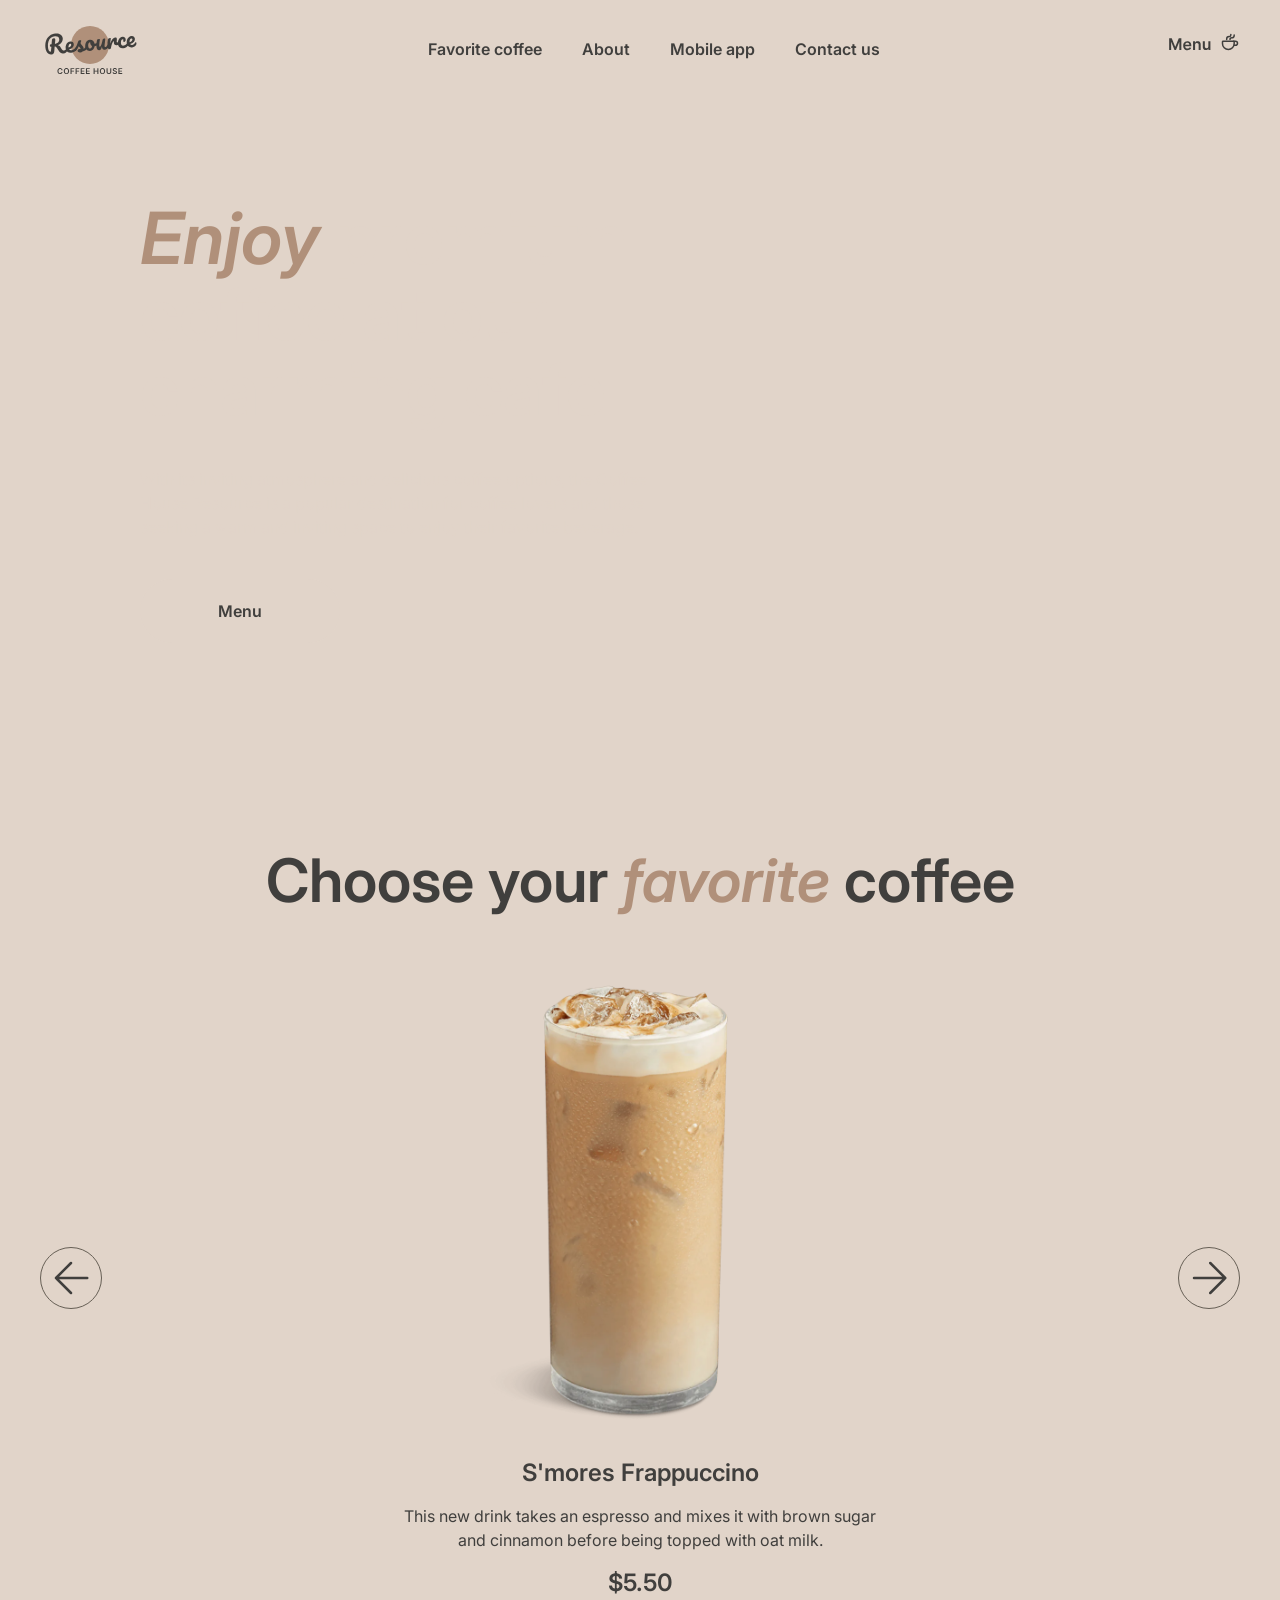
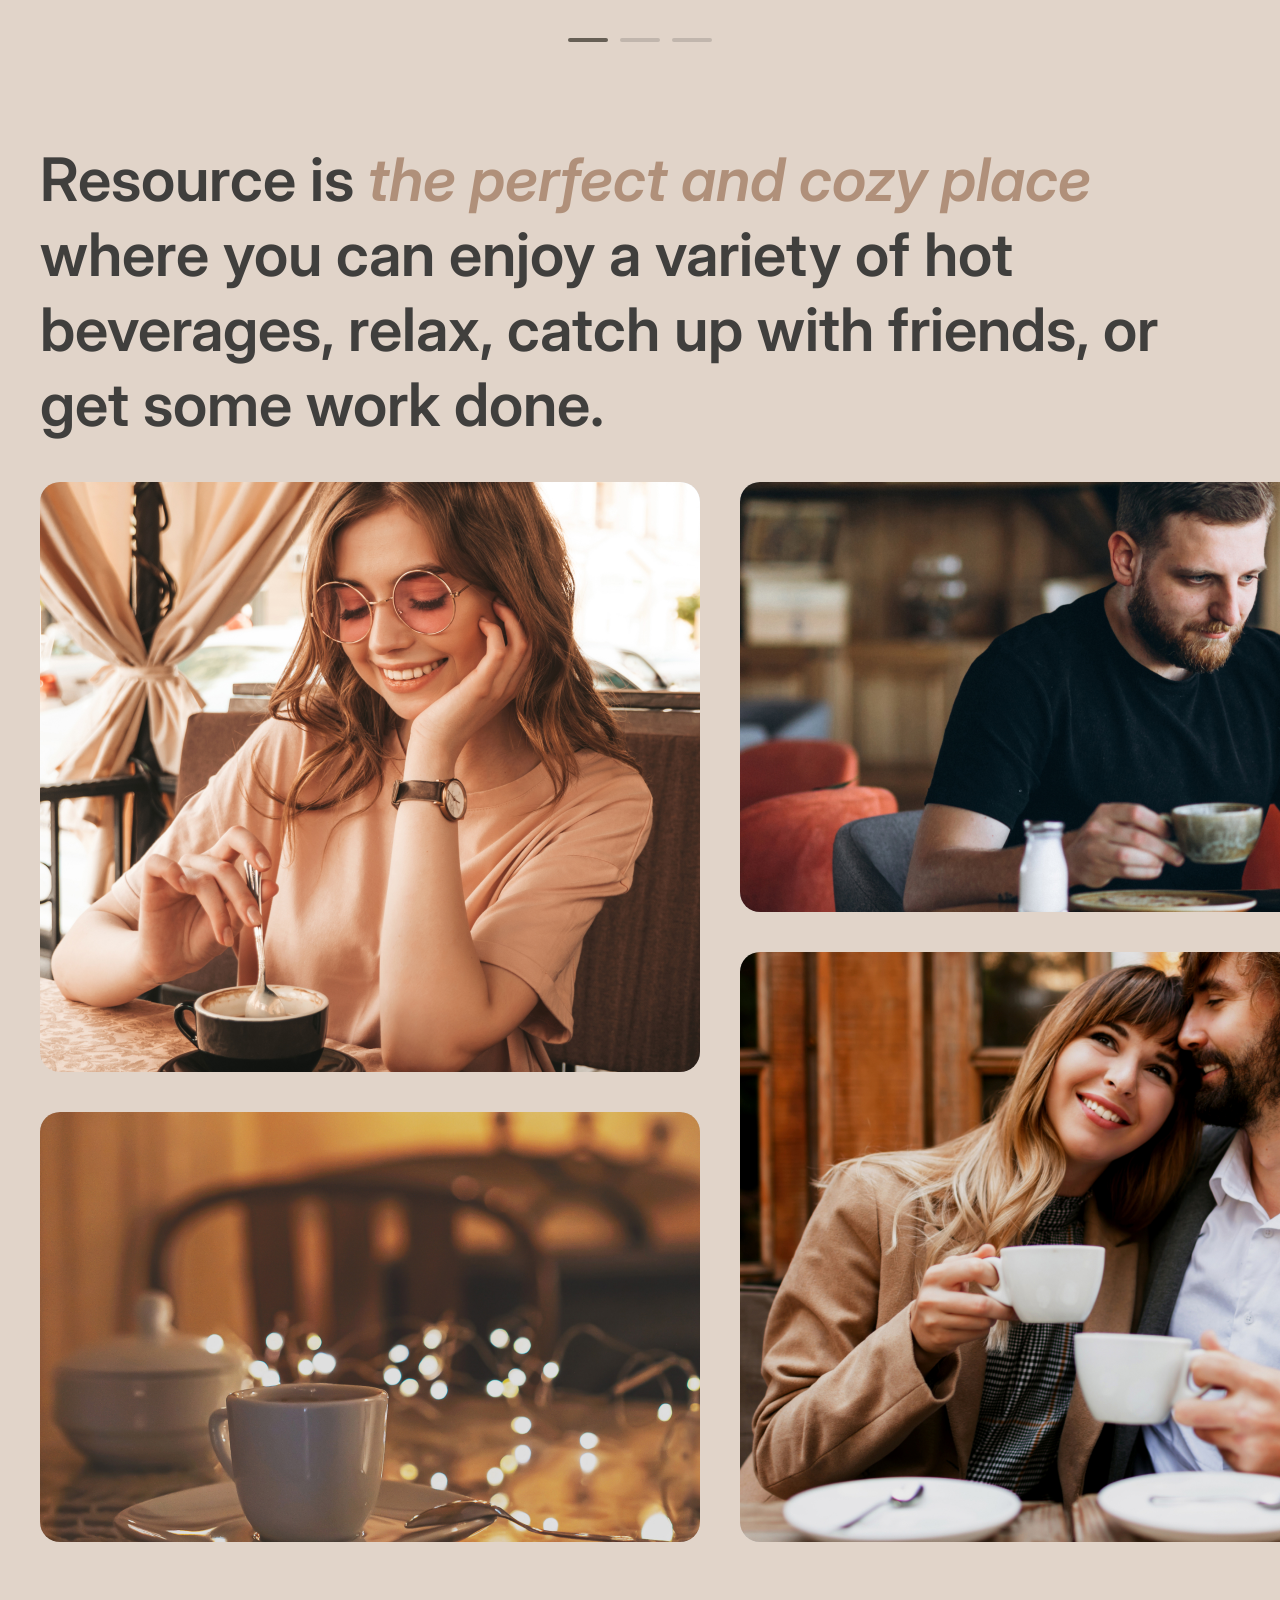
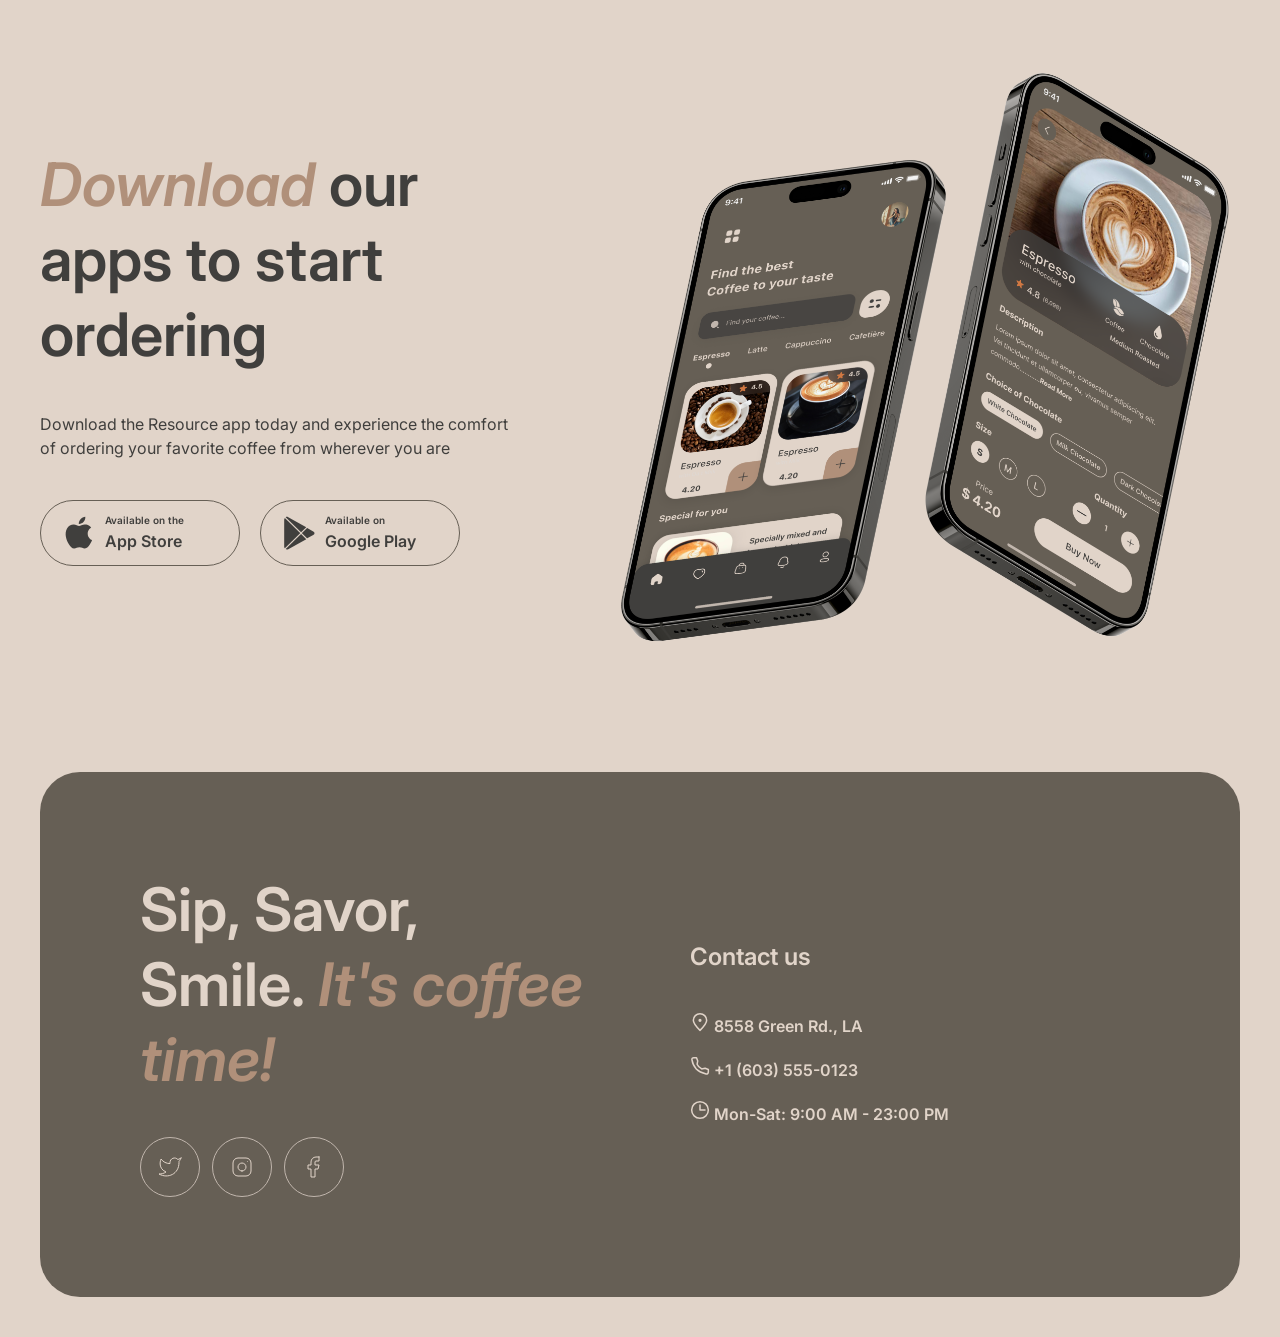
<file: index.html>
<!DOCTYPE html>
<html lang="en">
    <head>
        <meta charset="UTF-8">
        <meta name="viewport" content="width=device-width, initial scale=1.0">
        <title>Coffee House</title>
        <link rel="icon" type="image/x-icon" href="./img/favicon.ico">
        <link rel="stylesheet" href="style.css">
        <link rel="stylesheet" href="./normalize.css">
        <link rel="preconnect" href="https://fonts.googleapis.com">
        <link rel="preconnect" href="https://fonts.gstatic.com" crossorigin>
        <link href="https://fonts.googleapis.com/css2?family=Inter&display=swap" rel="stylesheet">
    </head>
    <body>
        <div class="container">
            <header class="header">
                <div class="header-container">
                    <div class="header-menu">
                        <img src="./img/logo.svg" alt="logo" class="logo">
                        <nav class="desktop-nav">
                            <ul>
                                <li>
                                    <a href="#favorite-outer-container">Favorite coffee</a>
                                    <div></div>
                                </li>
                                <li>
                                    <a href="#about">About</a>
                                    <div></div>
                                </li>
                                <li>
                                    <a href="#mobile">Mobile app</a>
                                    <div></div>
                                </li>
                                <li>
                                    <a href="#contacts">Contact us</a>
                                    <div></div>
                                </li>
                            </ul>
                        </nav>
                        <a href="./menu.html">
                            <img src="./img/menu-item.svg" alt="menu button">
                            <div></div>
                        </a>
                        <div class="burger-button">
                            <div class="burger-menu">
                                <span class="bar"></span>
                                <span class="bar"></span>
                            </div>
                        </div>
                    </div>
                </div>
                <div class="mobile-menu">
                    <nav class="mobile-nav">
                        <ul>
                            <li>
                                <a href="#favorite-outer-container" class="nav-link">Favorite coffee</a>
                                <div></div>
                            </li>
                            <li>
                                <a href="#about" class="nav-link">About</a>
                                <div></div>
                            </li>
                            <li>
                                <a href="#mobile" class="nav-link">Mobile app</a>
                                <div></div>
                            </li>
                            <li>
                                <a href="#contacts" class="nav-link">Contact us</a>
                                <div></div>
                            </li>
                        </ul>
                    </nav>
                    <div class="mobile-coffee-menu">
                        <a href="./menu.html">Menu</a>
                        <img src="./img/coffee-cup.svg" alt="coffe cup icon">
                    </div>
                </div>
                <div class="hero-outer-container">
                    <div class="hero-inner-container">
                        <video autoplay muted loop class="background-video" src="./video/video (720p).mp4"></video>
                        <div class="offer">
                            <p class="enjoy"><span>Enjoy</span> premium coffee at our charming cafe</p>
                            <p>With its inviting atmosphere and delicious coffee options, the Coffee House Resource is a popular destination
                            for coffee lovers and those seeking a warm and inviting space to enjoy their favorite beverage.</p>
                            <a href="./menu.html" class="button-link"><span class="menu-text">Menu</span><img src="./img/coffee-cup.svg" alt="coffe cup icon" class="coffee-cup"></a>
                        </div>
                    </div>
                </div>
            </header>
            <div id="favorite-outer-container">
                <div class="favorite-inner-container">
                    <p>Choose your <span>favorite</span> coffee</p>
                    <div class="slider-outer-container">
                        <div class="slider-inner-container">
                            <img src="./img/arrow-left.svg" alt="arrow to the left" class="circle-button">
                            <div class="slide-1">
                                <div class="slider-content">
                                    <img src="./img/coffee-slider-1.svg" alt="S'mores Frappucino">
                                    <div class="slider-description">
                                        <p>S'mores Frappuccino</p>
                                        <p>This new drink takes an espresso and mixes it with brown sugar and cinnamon before 
                                            being topped with oat milk.</p>
                                        <p>$5.50</p>
                                    </div>
                                </div>
                            </div>
                            <img src="./img/arrow-right.svg" alt="arrow to the right" class="circle-button">
                        </div>
                        <div>
                            <div class="controls-dark"></div>
                            <div class="controls-light"></div>
                            <div class="controls-light"></div>
                        </div>
                    </div>
                </div>
            </div>
            <div id="about">
                <div class="about-container">
                    <p>Resource is <span>the perfect and cozy place</span> where you can enjoy a variety of 
                        hot beverages, relax, catch up with friends, or get some work done.</p>
                    <div class="about-images">
                        <div class="column-1">
                           <div class="box-1">
                                <div></div>
                           </div>
                           <div class="box-2">
                                <div></div>
                           </div>
                        </div>
                        <div class="column-2">
                            <div class="box-3">
                                <div></div>
                            </div>
                            <div class="box-4">
                                <div></div>
                            </div>
                        </div>
                    </div>
                </div>
            </div>
            <div id="mobile">
                <div class="mobile-container">
                    <div class="mobile-offer">
                        <p><span>Download</span> our apps to start ordering</p>
                        <p>Download the Resource app today and experience the comfort of 
                            ordering your favorite coffee from wherever you are</p>
                        <div class="mobile-buttons">
                            <div class="app-button">
                                <img src="./img/app-icon.svg" alt="apple logo">
                                <div>
                                    <p>Available on the</p>
                                    <p>App Store</p>
                                </div>
                            </div>
                            <div class="play-button">
                                <img src="./img/play-icon.svg" alt="google play logo">
                                <div>
                                    <p>Available on</p>
                                    <p>Google Play</p>
                                </div>
                            </div>
                        </div>
                    </div>
                    <div class="mobile-screens"></div>
                </div>
            </div>
            <footer id="contacts">
                <div class="contacts-container">
                    <div class="offer">
                        <p>Sip, Savor, Smile. <span>It's coffee time!</span></p>
                        <div class="socials">
                            <div class="socials-links">
                                <svg width="24" height="24" viewBox="0 0 24 24" fill="none" xmlns="http://www.w3.org/2000/svg">
                                    <path d="M23 3.01006C23 3.01006 20.9821 4.20217 19.86 4.54006C19.2577 3.84757 18.4573 3.35675 17.567 3.13398C16.6767 2.91122 15.7395 2.96725 14.8821 3.29451C14.0247 3.62177 13.2884 4.20446 12.773 4.96377C12.2575 5.72309 11.9877 6.62239 12 7.54006V8.54006C10.2426 8.58562 8.50127 8.19587 6.93101 7.4055C5.36074 6.61513 4.01032 5.44869 3 4.01006C3 4.01006 -1 13.0101 8 17.0101C5.94053 18.408 3.48716 19.109 1 19.0101C10 24.0101 21 19.0101 21 7.51006C20.9991 7.23151 20.9723 6.95365 20.92 6.68006C21.9406 5.67355 23 3.01006 23 3.01006Z" stroke="#E1D4C9" stroke-linecap="round" stroke-linejoin="round"/>
                                </svg>
                            </div>
                            <div class="socials-links">
                                <svg width="24" height="24" viewBox="0 0 24 24" fill="none" xmlns="http://www.w3.org/2000/svg">
                                    <path d="M12 16C14.2091 16 16 14.2091 16 12C16 9.79086 14.2091 8 12 8C9.79086 8 8 9.79086 8 12C8 14.2091 9.79086 16 12 16Z" stroke="#E1D4C9" stroke-linecap="round" stroke-linejoin="round"/>
                                    <path d="M3 16V8C3 5.23858 5.23858 3 8 3H16C18.7614 3 21 5.23858 21 8V16C21 18.7614 18.7614 21 16 21H8C5.23858 21 3 18.7614 3 16Z" stroke="#E1D4C9"/>
                                    <path d="M17.5 6.51L17.51 6.49889" stroke="#E1D4C9" stroke-linecap="round" stroke-linejoin="round"/>
                                </svg>
                            </div>
                            <div class="socials-links">
                                <svg width="24" height="24" viewBox="0 0 24 24" fill="none" xmlns="http://www.w3.org/2000/svg">
                                    <path d="M17 2H14C12.6739 2 11.4021 2.52678 10.4645 3.46447C9.52678 4.40215 9 5.67392 9 7V10H6V14H9V22H13V14H16L17 10H13V7C13 6.73478 13.1054 6.48043 13.2929 6.29289C13.4804 6.10536 13.7348 6 14 6H17V2Z" stroke="#E1D4C9" stroke-linecap="round" stroke-linejoin="round"/>
                                </svg>
                            </div>
                        </div>
                    </div>
                    <div class="contacts-info">
                        <p>Contact us</p>
                        <div class="contacts">
                            <div class="address">
                                <a href="https://maps.app.goo.gl/CibNDf2YTUiJejWs7" target="_blank">
                                <img src="./img/pin-alt.svg" alt="map icon">  8558 Green Rd.,  LA</a>
                                <div></div>
                            </div>
                            <div class="phone">
                                <a href="tel:0016035550123">
                                <img src="./img/phone.svg" alt="phone icon">  +1 (603) 555-0123</a>
                                <div></div>
                            </div>
                            <div class="opening hours">
                                <p><img src="./img/clock.svg" alt="clock icon"> Mon-Sat: 9:00 AM - 23:00 PM</p>
                            </div>

                        </div>
                    </div>
                </div>
            </footer>
        </div>
        <script src="index.js"></script>
    </body>
</html>
</file>
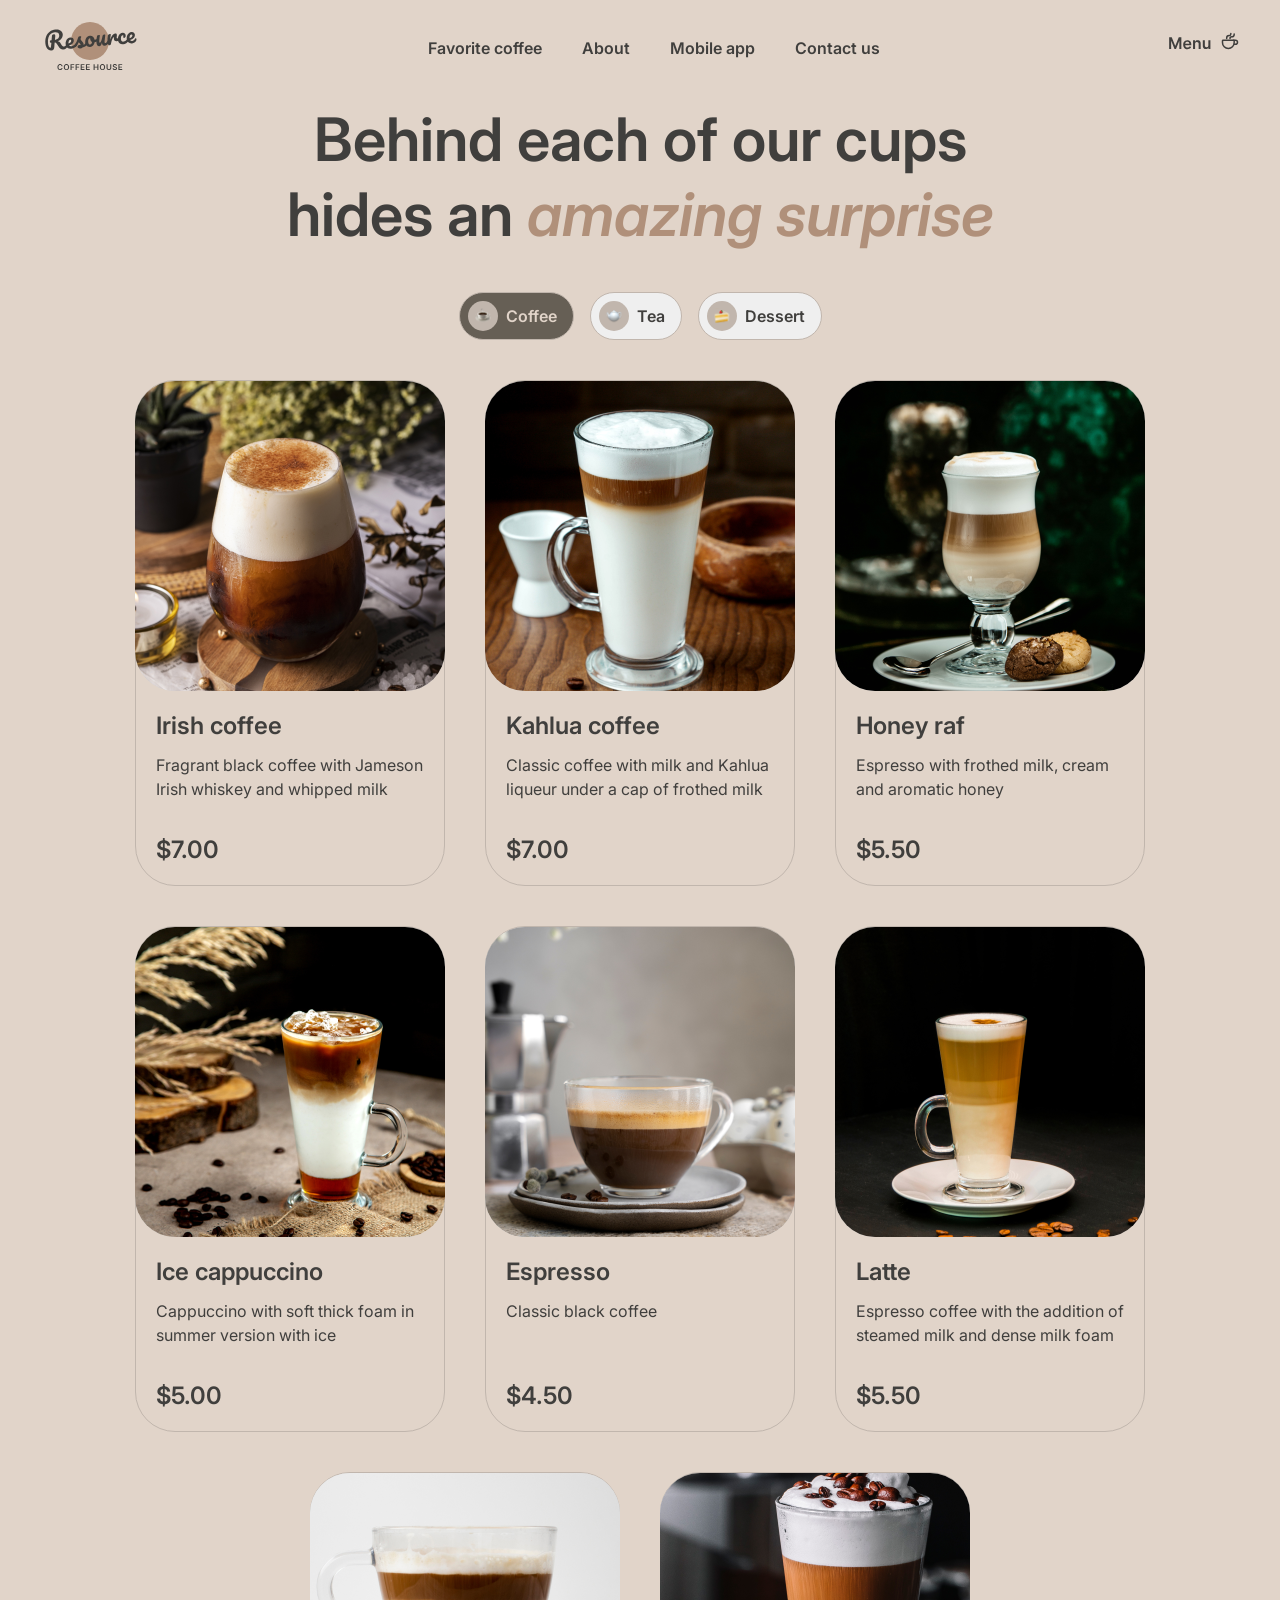
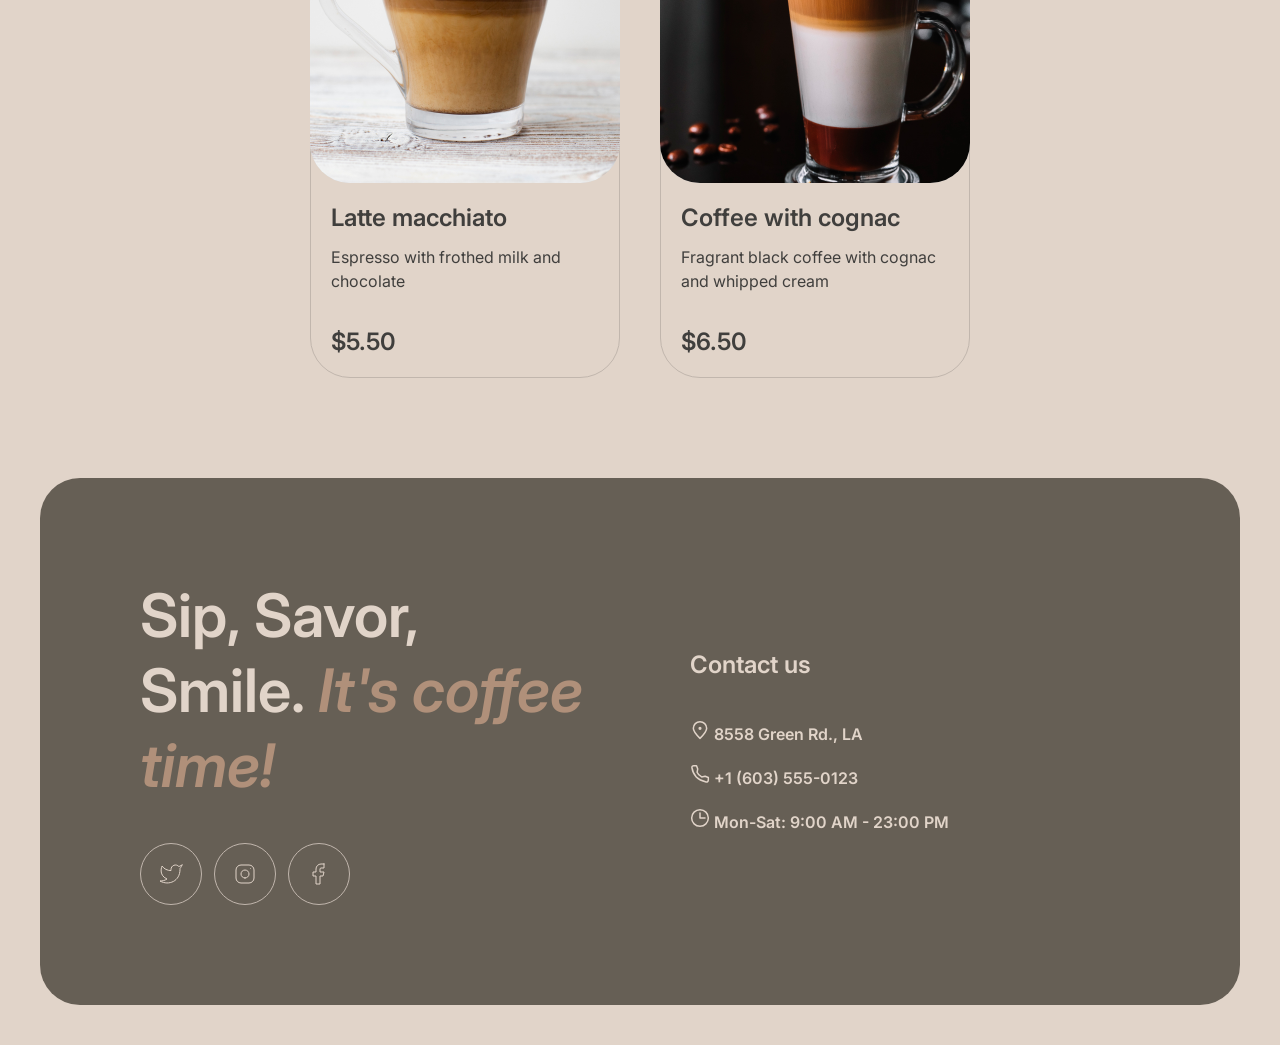
<file: menu.html>
<!DOCTYPE html>
<html lang="en">
    <head>
        <meta charset="UTF-8">
        <meta name="viewport" content="width=device-width, initial scale=1.0">
        <title>Menu</title>
        <link rel="icon" type="image/x-icon" href="./img/favicon.ico">
        <link rel="stylesheet" href="menu.css">
        <link rel="stylesheet" href="./normalize.css">
        <link rel="preconnect" href="https://fonts.googleapis.com">
        <link rel="preconnect" href="https://fonts.gstatic.com" crossorigin>
        <link href="https://fonts.googleapis.com/css2?family=Inter&display=swap" rel="stylesheet">
    </head>
    <body>
        <div class="container">
            <header class="main">
                <div class="main-container">
                    <div class="header-menu">
                        <a href="./index.html">
                        <img src="./img/logo.svg" alt="logo" class="logo">
                        </a>
                        <nav>
                            <ul>
                                <li>
                                    <a href="#favorite-outer-container">Favorite coffee</a>
                                    <div></div>
                                </li>
                                <li>
                                    <a href="#about">About</a>
                                    <div></div>
                                </li>
                                <li>
                                    <a href="#mobile">Mobile app</a>
                                    <div></div>
                                </li>
                                <li>
                                    <a href="#contacts">Contact us</a>
                                    <div></div>
                                </li>
                            </ul>
                        </nav>
                        <a href="./menu.html" class="menu-button">
                            <img src="./img/menu-item.svg" alt="menu button">
                            <div></div>
                        </a>
                        <div class="burger-button">
                            <div class="burger-menu">
                                <span class="bar"></span>
                                <span class="bar"></span>
                            </div>
                        </div>
                    </div>
                </div>
                <div class="mobile-menu">
                    <nav class="mobile-nav">
                        <ul>
                            <li>
                                <a href="#favorite-outer-container" class="nav-link">Favorite coffee</a>
                                <div></div>
                            </li>
                            <li>
                                <a href="#about" class="nav-link">About</a>
                                <div></div>
                            </li>
                            <li>
                                <a href="#mobile" class="nav-link">Mobile app</a>
                                <div></div>
                            </li>
                            <li>
                                <a href="#contacts" class="nav-link">Contact us</a>
                                <div></div>
                            </li>
                        </ul>
                    </nav>
                    <div class="mobile-coffee-menu">
                        <a href="./menu.html">Menu</a>
                        <img src="./img/coffee-cup.svg" alt="coffe cup icon">
                    </div>
                </div>
                <div class="main-menu">
                    <div class="menu-container">
                        <div class="offer">
                            <p class="offer-text">Behind each of our cups hides an <span>amazing surprise</span></p>
                            <div class="tabs">
                                <button class="tab-item tab-item-coffee">
                                    <div class="icon">
                                        <img src="./img/coffee-emoji.svg" alt="coffee emoji">
                                    </div>
                                    <p>Coffee</p>
                                </button>
                                <button class="tab-item tab-item-tea">
                                    <div class="icon">
                                        <img src="./img/teapot-emoji.svg" alt="teapot emoji">
                                    </div>
                                    <p>Tea</p>
                                </button>
                                <button class="tab-item tab-item-dessert">
                                    <div class="icon">
                                        <img src="./img/cake-emoji.svg" alt="cake emoji">
                                    </div>
                                    <p>Dessert</p>
                                </button>
                            </div>
                        </div>
                        <div id="coffee-grid" class="grid">
                            <div class="grid-preview">
                                <div class="box">
                                    <div class="coffee-1"></div>
                                </div>
                                <div class="description">
                                    <div class="title">
                                        <p>Irish coffee</p>
                                        <p>Fragrant black coffee with Jameson Irish whiskey and whipped milk</p>
                                    </div>
                                    <p>$7.00</p>
                                </div>
                            </div>
                            <div class="grid-preview">
                                <div class="box-2">
                                    <div class="coffee-2"></div>
                                </div>
                                <div class="description">
                                    <div class="title">
                                        <p>Kahlua coffee</p>
                                        <p>Classic coffee with milk and Kahlua liqueur under a cap of frothed milk</p>
                                    </div>
                                    <p>$7.00</p>
                                </div>
                            </div>
                            <div class="grid-preview">
                                <div class="box-3">
                                    <div class="coffee-3"></div>
                                </div>
                                <div class="description">
                                    <div class="title">
                                        <p>Honey raf</p>
                                        <p>Espresso with frothed milk, cream and aromatic honey</p>
                                    </div>
                                    <p>$5.50</p>
                                </div>
                            </div>
                            <div class="grid-preview">
                                <div class="box-4">
                                    <div class="coffee-4"></div>
                                </div>
                                <div class="description">
                                    <div class="title">
                                        <p>Ice cappuccino</p>
                                        <p>Cappuccino with soft thick foam in summer version with ice</p>
                                    </div>
                                    <p>$5.00</p>
                                </div>
                            </div>
                            <div class="grid-preview hidden">
                                <div class="box-5">
                                    <div class="coffee-5"></div>
                                </div>
                                <div class="description">
                                    <div class="title">
                                        <p>Espresso</p>
                                        <p>Classic black coffee</p>
                                    </div>
                                    <p>$4.50</p>
                                </div>
                            </div>
                            <div class="grid-preview hidden">
                                <div class="box-6">
                                    <div class="coffee-6"></div>
                                </div>
                                <div class="description">
                                    <div class="title">
                                        <p>Latte</p>
                                        <p>Espresso coffee with the addition of steamed milk and dense milk foam</p>
                                    </div>
                                    <p>$5.50</p>
                                </div>
                            </div>
                            <div class="grid-preview hidden">
                                <div class="box-7">
                                    <div class="coffee-7"></div>
                                </div>
                                <div class="description">
                                    <div class="title">
                                        <p>Latte macchiato</p>
                                        <p>Espresso with frothed milk and chocolate</p>
                                    </div>
                                    <p>$5.50</p>
                                </div>
                            </div>
                            <div class="grid-preview hidden">
                                <div class="box-8">
                                    <div class="coffee-8"></div>
                                </div>
                                <div class="description">
                                    <div class="title">
                                        <p>Coffee with cognac</p>
                                        <p>Fragrant black coffee with cognac and whipped cream</p>
                                    </div>
                                    <p>$6.50</p>
                                </div>
                            </div>
                            <div class="refresh">
                                <div class="refresh-button">
                                        <svg width="24" height="24" viewBox="0 0 24 24" fill="none" xmlns="http://www.w3.org/2000/svg">
                                            <path d="M21.8883 13.5C21.1645 18.3113 17.013 22 12 22C6.47715 22 2 17.5228 2 12C2 6.47715 6.47715 2 12 2C16.1006 2 19.6248 4.46819 21.1679 8" stroke="#403F3D" stroke-linecap="round" stroke-linejoin="round"/>
                                            <path d="M17 8H21.4C21.7314 8 22 7.73137 22 7.4V3" stroke="#403F3D" stroke-linecap="round" stroke-linejoin="round"/>
                                        </svg> 
                                </div>
                            </div>
                        </div>
                        <div id="tea-grid" class="grid">
                            <div class="grid-preview">
                                <div class="box">
                                    <div class="tea-1"></div>
                                </div>
                                <div class="description">
                                    <div class="title">
                                        <p>Moroccan</p>
                                        <p>Fragrant black tea with the addition of tangerine, cinnamon, honey, lemon and mint</p>
                                    </div>
                                    <p>$4.50</p>
                                </div>
                            </div>
                            <div class="grid-preview">
                                <div class="box">
                                    <div class="tea-2"></div>
                                </div>
                                <div class="description">
                                    <div class="title">
                                        <p>Ginger</p>
                                        <p>Original black tea with fresh ginger, lemon and honey</p>
                                    </div>
                                    <p>$5.00</p>
                                </div>
                            </div>
                            <div class="grid-preview">
                                <div class="box">
                                    <div class="tea-3"></div>
                                </div>
                                <div class="description">
                                    <div class="title">
                                        <p>Cranberry</p>
                                        <p>Invigorating black tea with cranberry and honey</p>
                                    </div>
                                    <p>$5.00</p>
                                </div>
                            </div>
                            <div class="grid-preview">
                                <div class="box">
                                    <div class="tea-4"></div>
                                </div>
                                <div class="description">
                                    <div class="title">
                                        <p>Sea buckthorn</p>
                                        <p>Toning sweet black tea with sea buckthorn, fresh thyme and cinnamon</p>
                                    </div>
                                    <p>$5.50</p>
                                </div>
                            </div>
                        </div>
                        <div id="dessert-grid" class="grid">
                            <div class="grid-preview">
                                <div class="box">
                                    <div class="dessert-1"></div>
                                </div>
                                <div class="description">
                                    <div class="title">
                                        <p>Marble cheesecake</p>
                                        <p>Philadelphia cheese with lemon zest on a light sponge cake and red currant jam</p>
                                    </div>
                                    <p>$3.50</p>
                                </div>
                            </div>
                            <div class="grid-preview">
                                <div class="box">
                                    <div class="dessert-2"></div>
                                </div>
                                <div class="description">
                                    <div class="title">
                                        <p>Red velvet</p>
                                        <p>Layer cake with cream cheese frosting</p>
                                    </div>
                                    <p>$4.00</p>
                                </div>
                            </div>
                            <div class="grid-preview">
                                <div class="box">
                                    <div class="dessert-3"></div>
                                </div>
                                <div class="description">
                                    <div class="title">
                                        <p>Cheesecake</p>
                                        <p>Soft cottage cheese pancakes with sour cream and fresh berries and sprinkled with powdered sugar</p>
                                    </div>
                                    <p>$4.50</p>
                                </div>
                            </div>
                            <div class="grid-preview">
                                <div class="box">
                                    <div class="dessert-4"></div>
                                </div>
                                <div class="description">
                                    <div class="title">
                                        <p>Creme brulee</p>
                                        <p>Delicate creamy dessert in a caramel basket with wild berries</p>
                                    </div>
                                    <p>$4.00</p>
                                </div>
                            </div>
                            <div class="grid-preview hidden">
                                <div class="box">
                                    <div class="dessert-5"></div>
                                </div>
                                <div class="description">
                                    <div class="title">
                                        <p>Pancakes</p>
                                        <p>Tender pancakes with strawberry jam and fresh strawberries</p>
                                    </div>
                                    <p>$4.50</p>
                                </div>
                            </div>
                            <div class="grid-preview hidden">
                                <div class="box">
                                    <div class="dessert-6"></div>
                                </div>
                                <div class="description">
                                    <div class="title">
                                        <p>Honey cake</p>
                                        <p>Classic honey cake with delicate custard</p>
                                    </div>
                                    <p>$4.50</p>
                                </div>
                            </div>
                            <div class="grid-preview hidden">
                                <div class="box">
                                    <div class="dessert-7"></div>
                                </div>
                                <div class="description">
                                    <div class="title">
                                        <p>Chocolate cake</p>
                                        <p>Cake with hot chocolate filling and nuts with dried apricots</p>
                                    </div>
                                    <p>$5.50</p>
                                </div>
                            </div>
                            <div class="grid-preview hidden">
                                <div class="box">
                                    <div class="dessert-8"></div>
                                </div>
                                <div class="description">
                                    <div class="title">
                                        <p>Black forest</p>
                                        <p>A combination of thin sponge cake with cherry jam and light chocolate mousses</p>
                                    </div>
                                    <p>$6.50</p>
                                </div>
                            </div>
                            <div class="refresh">
                                <div class="refresh-button">
                                        <svg width="24" height="24" viewBox="0 0 24 24" fill="none" xmlns="http://www.w3.org/2000/svg">
                                            <path d="M21.8883 13.5C21.1645 18.3113 17.013 22 12 22C6.47715 22 2 17.5228 2 12C2 6.47715 6.47715 2 12 2C16.1006 2 19.6248 4.46819 21.1679 8" stroke="#403F3D" stroke-linecap="round" stroke-linejoin="round"/>
                                            <path d="M17 8H21.4C21.7314 8 22 7.73137 22 7.4V3" stroke="#403F3D" stroke-linecap="round" stroke-linejoin="round"/>
                                        </svg> 
                                </div>
                            </div>
                        </div>
                    </div>

                </div>
            </header>
            <footer id="contacts">
                <div class="contacts-container">
                    <div class="offer">
                        <p>Sip, Savor, Smile. <span>It's coffee time!</span></p>
                        <div class="socials">
                            <div class="socials-links">
                                <svg width="24" height="24" viewBox="0 0 24 24" fill="none" xmlns="http://www.w3.org/2000/svg">
                                    <path d="M23 3.01006C23 3.01006 20.9821 4.20217 19.86 4.54006C19.2577 3.84757 18.4573 3.35675 17.567 3.13398C16.6767 2.91122 15.7395 2.96725 14.8821 3.29451C14.0247 3.62177 13.2884 4.20446 12.773 4.96377C12.2575 5.72309 11.9877 6.62239 12 7.54006V8.54006C10.2426 8.58562 8.50127 8.19587 6.93101 7.4055C5.36074 6.61513 4.01032 5.44869 3 4.01006C3 4.01006 -1 13.0101 8 17.0101C5.94053 18.408 3.48716 19.109 1 19.0101C10 24.0101 21 19.0101 21 7.51006C20.9991 7.23151 20.9723 6.95365 20.92 6.68006C21.9406 5.67355 23 3.01006 23 3.01006Z" stroke="#E1D4C9" stroke-linecap="round" stroke-linejoin="round"/>
                                </svg>
                            </div>
                            <div class="socials-links">
                                <svg width="24" height="24" viewBox="0 0 24 24" fill="none" xmlns="http://www.w3.org/2000/svg">
                                    <path d="M12 16C14.2091 16 16 14.2091 16 12C16 9.79086 14.2091 8 12 8C9.79086 8 8 9.79086 8 12C8 14.2091 9.79086 16 12 16Z" stroke="#E1D4C9" stroke-linecap="round" stroke-linejoin="round"/>
                                    <path d="M3 16V8C3 5.23858 5.23858 3 8 3H16C18.7614 3 21 5.23858 21 8V16C21 18.7614 18.7614 21 16 21H8C5.23858 21 3 18.7614 3 16Z" stroke="#E1D4C9"/>
                                    <path d="M17.5 6.51L17.51 6.49889" stroke="#E1D4C9" stroke-linecap="round" stroke-linejoin="round"/>
                                </svg>
                            </div>
                            <div class="socials-links">
                                <svg width="24" height="24" viewBox="0 0 24 24" fill="none" xmlns="http://www.w3.org/2000/svg">
                                    <path d="M17 2H14C12.6739 2 11.4021 2.52678 10.4645 3.46447C9.52678 4.40215 9 5.67392 9 7V10H6V14H9V22H13V14H16L17 10H13V7C13 6.73478 13.1054 6.48043 13.2929 6.29289C13.4804 6.10536 13.7348 6 14 6H17V2Z" stroke="#E1D4C9" stroke-linecap="round" stroke-linejoin="round"/>
                                </svg>
                            </div>
                        </div>
                    </div>
                    <div class="contacts-info">
                        <p>Contact us</p>
                        <div class="contacts">
                            <div class="address">
                                <a href="https://maps.app.goo.gl/CibNDf2YTUiJejWs7" target="_blank">
                                <img src="./img/pin-alt.svg" alt="map icon">  8558 Green Rd.,  LA</a>
                                <div></div>
                            </div>
                            <div class="phone">
                                <a href="tel:0016035550123">
                                <img src="./img/phone.svg" alt="phone icon">  +1 (603) 555-0123</a>
                                <div></div>
                            </div>
                            <div class="opening hours">
                                <p><img src="./img/clock.svg" alt="clock icon"> Mon-Sat: 9:00 AM - 23:00 PM</p>
                            </div>
                        </div>
                    </div>
                </div>
            </footer>
        </div>
        <script src="menu.js"></script>
    </body>
</file>
<file: style.css>
html {
  background-color: #E1D4C9;
  font-family: "Inter", sans-serif;
  scroll-behavior: smooth;
}
html ::-webkit-scrollbar {
  display: none;
}

h1 {
  font-size: 72px;
  font-weight: 600;
  line-height: 105%;
}

.container {
  display: flex;
  max-width: 1440px;
  padding: 20px 0px 40px 0px;
  flex-direction: column;
  align-items: center;
  gap: 100px;
  margin-left: auto;
  margin-right: auto;
}
.container .header {
  display: flex; /*creates flexbox that orders elements either in rows or columns*/
  flex-direction: column; /*column not columns, everything in one column, defines main axis, top-to bottom, in block direction, default is row */
  align-items: center; /*controls alignment of items on the cross axis (perpendicular to main axis)*/
  gap: 20px;
  align-self: stretch;
  box-sizing: border-box;
}
.container .header .header-container {
  display: flex;
  padding: 0 40px;
  flex-direction: column;
  justify-content: center;
  align-items: center;
  align-self: stretch;
}
.container .header .header-container .header-menu {
  display: flex;
  max-width: 1360px;
  justify-content: space-between;
  align-items: center;
  align-self: stretch;
}
.container .header .header-container .header-menu a {
  font-size: 16px;
  font-weight: 600;
  line-height: 150%;
  text-decoration: none;
  color: #403f3d;
}
.container .header .header-container .header-menu nav ul {
  display: flex;
  align-items: center;
  justify-content: center;
  gap: 40px;
  padding: 0;
}
.container .header .header-container .header-menu nav ul li {
  display: flex;
  flex-direction: column;
  align-items: center;
}
.container .header .header-container .header-menu nav ul li div {
  border-bottom: 2px solid #403f3d;
  align-self: center;
  width: 0%;
  transition: width 0.7s, opacity 0.7s;
  opacity: 0;
}
.container .header .header-container .header-menu nav ul li:hover div {
  width: 100%;
  opacity: 1;
}
.container .header .header-container .header-menu a div {
  border-bottom: 2px solid #403f3d;
  align-self: center;
  width: 0%;
  transition: width 0.7s, opacity 0.7s;
  opacity: 0;
}
.container .header .header-container .header-menu a:hover div {
  width: 100%;
  opacity: 1;
}
.container .header .header-container .header-menu .burger-button {
  display: none;
}
.container .header .mobile-menu {
  display: none;
}
.container .header .hero-outer-container {
  display: flex;
  padding: 0px 40px;
  flex-direction: column;
  align-items: center;
  align-self: stretch;
  box-sizing: border-box;
}
.container .header .hero-inner-container {
  display: flex;
  max-width: 1360px;
  padding: 100px;
  flex-direction: column;
  justify-content: center;
  align-items: flex-start;
  align-self: stretch;
  border-radius: 40px;
  overflow: hidden;
  position: relative;
}
.container .header .hero-inner-container .background-video {
  position: absolute;
  right: 0;
  bottom: 0;
  min-width: 100%;
  min-height: 100%;
  z-index: -1;
}
.container .header .offer {
  display: flex;
  width: 530px;
  flex-direction: column;
  justify-content: center;
  align-items: flex-start;
  gap: 40px;
}
.container .header .offer p:first-of-type {
  align-self: stretch;
  font-size: 72px;
  font-weight: 600;
  line-height: 105%;
  color: #E1D4C9;
  margin: 0;
}
.container .header .offer p:first-of-type span {
  font-size: 72px;
  font-weight: 600;
  line-height: 105%;
  font-style: italic;
  color: #B0907A;
}
.container .header .offer p:last-of-type {
  margin: 0;
  align-self: stretch;
  font-size: 16px;
  font-weight: 400;
  line-height: 150%;
  color: #E1D4C9;
}
.container .header .offer .button-link {
  display: flex;
  box-sizing: border-box;
  width: 200px;
  padding: 20px 78px;
  justify-content: center;
  align-items: center;
  gap: 8px;
  border-radius: 100px; /* rounded edges*/
  background: #E1D4C9;
  font-size: 16px;
  font-weight: 600;
  line-height: 150%;
  text-decoration: none;
  color: #403f3d;
}
.container .header .offer .button-link .menu-text {
  transform: translateX(14px);
  transition: transform 0.5s; /*write it as a variable*/
}
.container .header .offer .button-link .coffee-cup {
  opacity: 0;
  transition: opacity 0.5s;
}
.container .header .offer .button-link:hover .menu-text {
  transform: translateX(0);
}
.container .header .offer .button-link:hover .coffee-cup {
  opacity: 1;
}
.container #favorite-outer-container {
  display: flex;
  padding: 0px 40px;
  flex-direction: column;
  align-items: center;
  align-self: stretch;
}
.container #favorite-outer-container .favorite-inner-container {
  display: flex;
  max-width: 1360px;
  flex-direction: column;
  align-items: center;
  gap: 40px;
  align-self: stretch;
}
.container #favorite-outer-container .favorite-inner-container p {
  align-self: stretch;
  color: #403f3d;
  text-align: center;
  font-size: 60px;
  font-weight: 600;
  line-height: 125%;
  margin: 0;
}
.container #favorite-outer-container .favorite-inner-container p span {
  font-size: 60px;
  font-weight: 600;
  line-height: 125%;
  font-style: italic;
  color: #B0907A;
}
.container #favorite-outer-container .favorite-inner-container .slider-outer-container {
  display: flex;
  max-width: 1360px;
  flex-direction: column;
  align-items: center;
  gap: 40px;
  width: 100%;
}
.container #favorite-outer-container .favorite-inner-container .slider-outer-container .slider-inner-container {
  display: flex;
  justify-content: center;
  align-items: center;
  gap: 40px;
  align-self: stretch;
}
.container #favorite-outer-container .favorite-inner-container .slider-outer-container .slider-inner-container .circle-button {
  display: flex;
  width: 60px;
  height: 60px;
  justify-content: center;
  align-items: center;
  border-radius: 100px;
  border: 1px solid #665F55;
}
.container #favorite-outer-container .favorite-inner-container .slider-outer-container .slider-inner-container .slide-1 {
  display: flex;
  width: 1152px;
  min-width: 480px;
  max-width: 1162px;
  flex-direction: column;
  align-items: center;
  width: 100%;
}
.container #favorite-outer-container .favorite-inner-container .slider-outer-container .slider-inner-container .slide-1 .slider-content {
  display: flex;
  width: 480px;
  max-width: 480px;
  flex-direction: column;
  align-items: center;
  gap: 20px;
}
.container #favorite-outer-container .favorite-inner-container .slider-outer-container .slider-inner-container .slide-1 .slider-content img {
  width: 480px;
  height: 480px;
}
.container #favorite-outer-container .favorite-inner-container .slider-outer-container .slider-inner-container .slide-1 .slider-content .slider-description {
  display: flex;
  flex-direction: column;
  align-items: center;
  gap: 16px;
  align-self: stretch;
}
.container #favorite-outer-container .favorite-inner-container .slider-outer-container .slider-inner-container .slide-1 .slider-content .slider-description p:first-of-type {
  align-self: stretch;
  font-size: 24px;
  font-weight: 600;
  line-height: 125%;
  color: #403f3d;
  text-align: center;
  margin: 0;
}
.container #favorite-outer-container .favorite-inner-container .slider-outer-container .slider-inner-container .slide-1 .slider-content .slider-description p:nth-of-type(2) {
  align-self: stretch;
  font-size: 16px;
  font-weight: 400;
  line-height: 150%;
  color: #403f3d;
  text-align: center;
  margin-top: 0;
  margin-bottom: 0;
}
.container #favorite-outer-container .favorite-inner-container .slider-outer-container .slider-inner-container .slide-1 .slider-content .slider-description p:last-of-type {
  align-self: stretch;
  font-size: 24px;
  font-weight: 600;
  line-height: 125%;
  color: #403f3d;
  text-align: center;
  margin-top: 0;
  margin-bottom: 0;
}
.container #favorite-outer-container .favorite-inner-container .slider-outer-container div {
  display: flex;
  align-items: flex-start;
  gap: 12px;
}
.container #favorite-outer-container .favorite-inner-container .slider-outer-container div .controls-dark {
  width: 40px;
  height: 4px;
  border-radius: 100px;
  background: #665F55;
}
.container #favorite-outer-container .favorite-inner-container .slider-outer-container div .controls-light {
  width: 40px;
  height: 4px;
  border-radius: 100px;
  background: #C1B6AD;
}
.container #about {
  display: flex;
  flex-direction: column;
  align-items: center;
  gap: 40px;
  align-self: stretch;
  margin-left: auto;
  margin-right: auto;
  box-sizing: border-box;
  padding: 0 40px;
  width: 100%;
}
.container #about .about-container {
  display: flex;
  max-width: 1360px;
  flex-direction: column;
  align-items: center;
  gap: 40px;
  align-self: stretch;
}
.container #about .about-container p {
  align-self: stretch;
  color: #403f3d;
  font-size: 60px;
  font-weight: 600;
  line-height: 125%;
  margin: 0;
}
.container #about .about-container p span {
  font-size: 60px;
  font-weight: 600;
  line-height: 125%;
  font-style: italic;
  color: #B0907A;
}
.container #about .about-container .about-images {
  display: flex;
  max-width: 1360px;
  align-items: flex-start;
  gap: 40px;
  align-self: stretch;
}
.container #about .about-container .about-images .column-1 {
  display: flex;
  flex-direction: column;
  align-items: flex-start;
  gap: 40px;
  width: 100%;
}
.container #about .about-container .about-images .column-1 .box-1 {
  display: flex;
  width: 660px;
  height: 590px;
  border-radius: 20px;
  overflow: hidden;
  justify-content: center;
  align-items: center;
}
.container #about .about-container .about-images .column-1 .box-1 div {
  width: 726px;
  height: 726px;
  flex-shrink: 0;
  background: url("./img/about-1.svg"), lightgray 50%/cover no-repeat;
  background-position: center;
  transition: transform 0.5s ease;
}
.container #about .about-container .about-images .column-1 .box-1 div:hover {
  transform: scale(0.9);
}
.container #about .about-container .about-images .column-1 .box-2 {
  display: flex;
  width: 660px;
  height: 430px;
  border-radius: 20px;
  overflow: hidden;
  justify-content: center;
  align-items: center;
}
.container #about .about-container .about-images .column-1 .box-2 div {
  width: 726px;
  height: 726px;
  flex-shrink: 0;
  background: url("./img/about-2.svg"), lightgray 50%/cover no-repeat;
  background-position: center;
  transition: transform 0.5s ease;
}
.container #about .about-container .about-images .column-1 .box-2 div:hover {
  transform: scale(0.9);
}
.container #about .about-container .about-images .column-2 {
  display: flex;
  flex-direction: column;
  align-items: flex-start;
  gap: 40px;
  width: 100%;
}
.container #about .about-container .about-images .column-2 .box-3 {
  display: flex;
  width: 660px;
  height: 430px;
  border-radius: 20px;
  overflow: hidden;
  justify-content: center;
  align-items: center;
}
.container #about .about-container .about-images .column-2 .box-3 div {
  width: 726px;
  height: 726px;
  flex-shrink: 0;
  background: url("./img/about-3.svg"), lightgray 50%/cover no-repeat;
  background-position: center;
  transition: transform 0.5s ease;
}
.container #about .about-container .about-images .column-2 .box-3 div:hover {
  transform: scale(0.9);
}
.container #about .about-container .about-images .column-2 .box-4 {
  display: flex;
  width: 660px;
  height: 590px;
  border-radius: 20px;
  overflow: hidden;
  justify-content: center;
  align-items: center;
}
.container #about .about-container .about-images .column-2 .box-4 div {
  width: 726px;
  height: 726px;
  flex-shrink: 0;
  background: url("./img/about-4.svg"), lightgray 50%/cover no-repeat;
  background-position: center;
  transition: transform 0.5s ease;
}
.container #about .about-container .about-images .column-2 .box-4 div:hover {
  transform: scale(0.9);
}
.container #mobile {
  display: flex;
  justify-content: center;
  align-items: center;
  gap: 100px;
  align-self: stretch;
  padding: 0 40px;
}
.container #mobile .mobile-container {
  display: flex;
  max-width: 1360px;
  justify-content: center;
  align-items: center;
  gap: 100px;
  flex: 1 0 0;
}
.container #mobile .mobile-container .mobile-offer {
  display: flex;
  flex-direction: column;
  align-items: flex-start;
  gap: 40px;
  flex: 1 0 0;
}
.container #mobile .mobile-container .mobile-offer p:first-of-type {
  align-self: stretch;
  font-size: 60px;
  font-weight: 600;
  line-height: 125%;
  color: #403f3d;
  margin: 0 10px 0 0;
}
.container #mobile .mobile-container .mobile-offer p:first-of-type span {
  font-size: 60px;
  font-weight: 600;
  line-height: 125%;
  font-style: italic;
  color: #B0907A;
}
.container #mobile .mobile-container .mobile-offer p:last-of-type {
  align-self: stretch;
  font-size: 16px;
  font-weight: 400;
  line-height: 150%;
  color: #403f3d;
  margin: 0;
}
.container #mobile .mobile-container .mobile-offer .mobile-buttons {
  display: flex;
  align-items: flex-start;
  gap: 20px;
}
.container #mobile .mobile-container .mobile-offer .mobile-buttons .app-button {
  display: flex;
  width: 200px;
  box-sizing: border-box;
  padding: 12px 20px;
  align-items: center;
  gap: 8px;
  border-radius: 100px;
  border: 1px solid #665F55;
}
.container #mobile .mobile-container .mobile-offer .mobile-buttons .app-button img {
  width: 36px;
  height: 36px;
  flex-shrink: 0;
}
.container #mobile .mobile-container .mobile-offer .mobile-buttons .app-button div {
  display: flex;
  flex-direction: column;
  align-items: flex-start;
  gap: 2px;
}
.container #mobile .mobile-container .mobile-offer .mobile-buttons .app-button div p:first-of-type {
  color: #403f3d;
  text-align: center;
  font-size: 10px;
  font-weight: 600;
  line-height: 140%;
  margin: 0;
}
.container #mobile .mobile-container .mobile-offer .mobile-buttons .app-button div p:last-of-type {
  color: #403f3d;
  font-size: 16px;
  font-weight: 600;
  line-height: 150%;
  text-decoration: none;
  margin: 0;
}
.container #mobile .mobile-container .mobile-offer .mobile-buttons .play-button {
  display: flex;
  width: 200px;
  box-sizing: border-box;
  padding: 12px 20px;
  align-items: center;
  gap: 8px;
  border-radius: 100px;
  border: 1px solid #665F55;
}
.container #mobile .mobile-container .mobile-offer .mobile-buttons .play-button img {
  width: 36px;
  height: 36px;
  flex-shrink: 0;
}
.container #mobile .mobile-container .mobile-offer .mobile-buttons .play-button div {
  display: flex;
  flex-direction: column;
  align-items: flex-start;
  gap: 2px;
}
.container #mobile .mobile-container .mobile-offer .mobile-buttons .play-button div p:first-of-type {
  color: #403f3d;
  text-align: start;
  font-size: 10px;
  font-weight: 600;
  line-height: 140%;
  margin: 0;
}
.container #mobile .mobile-container .mobile-offer .mobile-buttons .play-button div p:last-of-type {
  color: #403f3d;
  font-size: 16px;
  font-weight: 600;
  line-height: 150%;
  text-decoration: none;
  margin: 0;
}
.container #mobile .mobile-container .mobile-screens {
  width: 630px;
  height: 630px;
  background: url(./img/mobile-screens.svg), lightgray 50%/cover no-repeat;
}
.container #contacts {
  display: flex;
  flex-direction: column;
  justify-content: center;
  align-items: center;
  align-self: stretch;
  padding: 0 40px;
}
.container #contacts .contacts-container {
  display: flex;
  max-width: 1360px;
  box-sizing: border-box;
  padding: 100px;
  justify-content: center;
  align-items: center;
  gap: 100px;
  align-self: stretch;
  border-radius: 40px;
  background-color: #665F55;
  margin-left: auto;
  margin-right: auto;
}
.container #contacts .contacts-container .offer {
  display: flex;
  flex-direction: column;
  justify-content: center;
  align-items: flex-start;
  gap: 40px;
  flex: 1 0 0;
}
.container #contacts .contacts-container .offer p {
  font-size: 60px;
  font-weight: 600;
  line-height: 125%;
  color: #E1D4C9;
  margin: 0;
}
.container #contacts .contacts-container .offer p span {
  font-size: 60px;
  font-weight: 600;
  line-height: 125%;
  font-style: italic;
  color: #B0907A;
}
.container #contacts .contacts-container .offer .socials {
  display: flex;
  align-items: center;
  gap: 12px;
}
.container #contacts .contacts-container .offer .socials .socials-links {
  display: flex;
  width: 60px;
  height: 60px;
  justify-content: center;
  align-items: center;
  border-radius: 100px;
  border: 1px solid #C1B6AD;
  transition: background-color 0.5s ease;
  box-sizing: border-box;
}
.container #contacts .contacts-container .offer .socials .socials-links svg {
  width: 24px;
  height: 24px;
  flex-shrink: 0;
  transition: filter 0.5s ease;
}
.container #contacts .contacts-container .offer .socials .socials-links:hover {
  background-color: #C1B6AD;
}
.container #contacts .contacts-container .offer .socials .socials-links:hover path {
  stroke: #403f3d;
}
.container #contacts .contacts-container .contacts-info {
  display: flex;
  flex-direction: column;
  justify-content: center;
  align-items: flex-start;
  gap: 40px;
  flex: 1 0 0;
}
.container #contacts .contacts-container .contacts-info p {
  align-self: stretch;
  color: #E1D4C9;
  font-size: 24px;
  font-weight: 600;
  line-height: 125%;
  margin: 0;
}
.container #contacts .contacts-container .contacts-info .contacts {
  display: flex;
  flex-direction: column;
  justify-content: center;
  align-items: flex-start;
  gap: 16px;
}
.container #contacts .contacts-container .contacts-info .contacts a, .container #contacts .contacts-container .contacts-info .contacts p {
  color: #E1D4C9;
  font-size: 16px;
  font-weight: 600;
  line-height: 150%;
  text-decoration: none;
}
.container #contacts .contacts-container .contacts-info .contacts .address div {
  border-bottom: 2px solid #E1D4C9;
  align-self: center;
  width: 0%;
  transition: width 0.7s, opacity 0.7s;
  opacity: 0;
}
.container #contacts .contacts-container .contacts-info .contacts .address:hover div {
  width: 100%;
  opacity: 1;
}
.container #contacts .contacts-container .contacts-info .contacts .phone div {
  border-bottom: 2px solid #E1D4C9;
  align-self: center;
  width: 0%;
  transition: width 0.7s, opacity 0.7s;
  opacity: 0;
}
.container #contacts .contacts-container .contacts-info .contacts .phone:hover div {
  width: 100%;
  opacity: 1;
}

@media screen and (max-width: 1000px) {
  .desktop-nav {
    display: none;
  }
  .desktop-nav a img {
    display: none;
  }
  .desktop-nav a div {
    display: none;
  }
  .container .header {
    width: 100%;
  }
  .container .header .header-container a {
    display: none;
  }
  .container .header .header-container .header-menu .burger-button {
    display: flex;
    width: 44px;
    height: 44px;
    justify-content: center;
    align-items: center;
    border-radius: 100px;
    border: 1px solid #665F55;
  }
  .container .header .header-container .header-menu .burger-button .burger-menu {
    display: flex;
    flex-direction: column;
    justify-content: center;
    align-items: center;
    gap: 8px;
  }
  .container .header .header-container .header-menu .burger-button .burger-menu .bar {
    width: 16px;
    height: 1px;
    background-color: #403f3d;
    transition: all 0.3s ease-in-out;
  }
  .container .header .header-container .burger-button.active .bar:first-of-type {
    transform: translateY(5px) rotate(45deg);
  }
  .container .header .header-container .burger-button.active .bar:last-of-type {
    transform: translateY(-4px) rotate(-45deg);
  }
  .container .header .mobile-menu {
    display: flex;
    flex-direction: column;
    position: fixed;
    align-items: center;
    padding: 60px 40px;
    gap: 100px;
    width: 100%;
    min-height: 100vh;
    left: 100%;
    transition: 0.4s;
    z-index: 99;
    background-color: #E1D4C9;
    top: 80px;
  }
  .container .header .mobile-menu a {
    font-size: 32px;
    font-weight: 600;
    line-height: 125%;
    color: #403f3d;
    text-align: center;
    text-decoration: none;
  }
  .container .header .mobile-menu .mobile-nav {
    display: flex;
    flex-direction: column;
    width: 100%;
    gap: 60px;
    align-items: center;
    align-self: stretch;
  }
  .container .header .mobile-menu .mobile-nav ul {
    display: flex;
    flex-direction: column;
    align-items: center;
    align-self: stretch;
    list-style: none;
    padding: 0;
    gap: 60px;
    margin: 0;
  }
  .container .header .mobile-menu .mobile-coffee-menu {
    display: flex;
    align-items: center;
    justify-content: center;
    gap: 16px;
  }
  .container .header .mobile-menu .mobile-coffee-menu img {
    width: 40px;
    height: 40px;
  }
  .container .header .mobile-menu.active {
    left: 0;
    width: 100%;
    box-sizing: border-box;
  }
  .container .header .hero-inner-container {
    padding: 100px 60px;
  }
  .container .header .offer .button-link:hover .menu-text {
    transform: none;
  }
  .container .header .offer .button-link:hover .coffee-cup {
    opacity: 0;
    transition: none;
  }
  .container #favorite-outer-container .favorite-inner-container .slider-outer-container .slider-inner-container .slide-1 {
    display: flex;
    min-width: 480px;
    max-width: 1162px;
    width: 100%;
    flex-direction: column;
    align-items: center;
  }
  .favorite-inner-container .slider-outer-container .slider-inner-container .slide-1 .slider-content {
    width: 100%;
  }
  #about {
    padding: 0 40px;
    width: 100%;
    box-sizing: border-box;
  }
  .container #about .about-container p {
    width: auto;
  }
  .container #about .about-container .about-images {
    flex-direction: column;
  }
  .container #about .about-container .about-images .column-1 .box-1 {
    width: 100%;
  }
  .container #about .about-container .about-images .column-2 .box-4 {
    width: 100%;
  }
  .container #about .about-container .about-images .column-1 .box-1 div:hover {
    transform: none;
  }
  .container #about .about-container .about-images .column-2 .box-4 div:hover {
    transform: none;
  }
  .container #about .about-container .about-images .column-1 .box-2 {
    display: none;
  }
  .container #about .about-container .about-images .column-2 .box-3 {
    display: none;
  }
  .container #mobile {
    padding: 0 40px;
  }
  .container #mobile .mobile-container {
    display: flex;
    flex-direction: column;
    justify-content: center;
    align-items: center;
    gap: 100px;
    flex: 1 0 0;
  }
  .container #contacts {
    display: flex;
    padding: 0px 40px;
    flex-direction: column;
    justify-content: center;
    align-items: center;
    align-self: stretch;
    box-sizing: border-box;
    margin: 0 auto;
  }
  .container #contacts .contacts-container {
    display: flex;
    /*max-width: 1360px;*/
    padding: 100px 60px;
    flex-direction: column;
    justify-content: center;
    align-items: center;
    gap: 100px;
    align-items: stretch;
    border-radius: 40px;
    background: #665F55;
    box-sizing: border-box;
  }
  .container #contacts .contacts-container .offer .socials .socials-links:hover {
    background-color: initial;
    /*svg
    {
        filter: none;
    }
    /*path
    {
        stroke: initial;
    }*/
  }
}
@media screen and (max-width: 700px) {
  .container .header .header-container {
    padding: 0 16px;
  }
  .container .header .hero-outer-container {
    padding: 0 16px;
  }
  .container .header .offer {
    width: auto;
  }
  .container .header .offer p:first-of-type {
    font-size: 42px;
  }
  .container .header .offer p:first-of-type span {
    font-size: 42px;
  }
  .container .header .offer p:last-of-type {
    margin: 10px 0 0 0;
  }
  .container #favorite-outer-container {
    width: 100%;
    padding: 0 16px;
    box-sizing: border-box;
  }
  .container .header .hero-inner-container {
    padding: 60px 16px;
  }
  .container #favorite-outer-container .favorite-inner-container p {
    font-size: 32px;
  }
  .container #favorite-outer-container .favorite-inner-container p span {
    font-size: 32px;
  }
  .container #favorite-outer-container .favorite-inner-container .slider-outer-container .slider-inner-container .circle-button {
    display: none;
  }
  .container #favorite-outer-container .favorite-inner-container .slider-outer-container .slider-inner-container .circle-button {
    display: none;
  }
  .container #favorite-outer-container .favorite-inner-container .slider-outer-container .slider-inner-container .slide-1 {
    min-width: 348px;
  }
  .container #favorite-outer-container .favorite-inner-container .slider-outer-container .slider-inner-container .slide-1 .slider-content {
    width: 100%;
    max-width: 348px;
  }
  .container #favorite-outer-container .favorite-inner-container .slider-outer-container .slider-inner-container .slide-1 .slider-content img {
    width: 348px;
    height: 348px;
  }
  .container #about .about-container p {
    font-size: 32px;
    margin: 0 15px 0 0;
    width: auto;
  }
  .container #about .about-container p span {
    font-size: 32px;
  }
  .container #about {
    padding: 0 16px;
    width: 100%;
    box-sizing: border-box;
  }
  .container #about .about-container .about-images .column-1 .box-1 {
    width: 100%;
  }
  .container #about .about-container .about-images .column-1 .box-1 div:hover {
    transform: none;
  }
  .container #about .about-container .about-images .column-2 .box-4 div:hover {
    transform: none;
  }
  .container #about .about-container .about-images .column-2 .box-4 {
    width: 100%;
  }
  .container #mobile {
    width: 100%;
    padding: 0 16px;
    box-sizing: border-box;
  }
  .container #mobile .mobile-container {
    width: 100%;
    gap: 40px;
  }
  .container #mobile .mobile-container .mobile-offer {
    width: 100%;
  }
  .container #mobile .mobile-container .mobile-offer p:first-of-type {
    font-size: 32px;
  }
  .container #mobile .mobile-container .mobile-offer p:first-of-type span {
    font-size: 32px;
  }
  .container #mobile .mobile-container .mobile-offer .mobile-buttons {
    flex-direction: column;
  }
  .container #mobile .mobile-container .mobile-screens {
    height: 348px;
    width: 348px;
    background-size: contain;
  }
  .container #contacts {
    width: 100%;
    padding: 0 16px;
  }
  .container #contacts .contacts-container {
    padding: 60px 16px;
    gap: 40px;
  }
  .container #contacts .contacts-container .offer p {
    font-size: 32px;
  }
  .container #contacts .contacts-container .offer p span {
    font-size: 32px;
  }
}

/*# sourceMappingURL=style.css.map */
</file>
<file: menu.css>
html {
  background-color: #E1D4C9;
  font-family: "Inter", sans-serif;
  scroll-behavior: smooth;
}
html ::-webkit-scrollbar {
  display: none;
}

h1 {
  font-size: 72px;
  font-weight: 600;
  line-height: 105%;
}

.container {
  display: flex;
  max-width: 1440px;
  padding: 16px 0px 40px 0px;
  flex-direction: column;
  align-items: center;
  gap: 100px;
  margin: 0 auto;
}
.container .main {
  display: flex; /*creates flexbox that orders elements either in rows or columns*/
  flex-direction: column; /*column not columns, everything in one column, defines main axis, top-to bottom, in block direction, default is row */
  align-items: center; /*controls alignment of items on the cross axis (perpendicular to main axis)*/
  gap: 20px;
  align-self: stretch;
}
.container .main .main-container {
  display: flex;
  padding: 0 40px;
  max-width: 1360px;
  flex-direction: column;
  justify-content: center; /*Distributes items evenly. The first item is flush with the start, the last flush with the end*/
  align-items: center;
  align-self: stretch;
}
.container .main .main-container .header-menu {
  display: flex;
  justify-content: space-between;
  align-items: center;
  align-self: stretch;
}
.container .main .main-container .header-menu a {
  font-size: 16px;
  font-weight: 600;
  line-height: 150%;
  text-decoration: none;
  color: #403f3d;
}
.container .main .main-container .header-menu nav ul {
  display: flex;
  align-items: center;
  justify-content: center;
  gap: 40px;
  padding: 0;
}
.container .main .main-container .header-menu nav ul li {
  display: flex;
  flex-direction: column;
  align-items: center;
}
.container .main .main-container .header-menu nav ul li div {
  border-bottom: 2px solid #403f3d;
  align-self: center;
  width: 0%;
  transition: width 0.7s, opacity 0.7s;
  opacity: 0;
}
.container .main .main-container .header-menu nav ul li:hover div {
  width: 100%;
  opacity: 1;
}
.container .main .main-container .header-menu a div {
  border-bottom: 2px solid #403f3d;
  align-self: center;
  width: 0%;
  transition: width 0.7s, opacity 0.7s;
  opacity: 0;
}
.container .main .main-container .header-menu a:hover div {
  width: 100%;
  opacity: 1;
}
.container .main .main-container .header-menu .burger-button {
  display: none;
}
.container .main .mobile-menu {
  display: none;
}
.container .main .main-menu {
  display: flex;
  padding: 0 40px;
  flex-direction: column;
  justify-content: center;
  align-items: flex-start;
  gap: 40px;
  align-self: stretch;
}
.container .main .main-menu .menu-container {
  display: flex;
  max-width: 1360px;
  flex-direction: column;
  justify-content: center;
  align-items: flex-start;
  gap: 40px;
  align-self: stretch;
}
.container .main .main-menu .menu-container .offer {
  display: flex;
  flex-direction: column;
  align-items: center;
  gap: 40px;
  align-self: stretch;
}
.container .main .main-menu .menu-container .offer .offer-text {
  max-width: 800px;
  color: #403f3d;
  text-align: center;
  font-feature-settings: "clig" off, "liga" off;
  font-size: 60px;
  font-weight: 600;
  line-height: 125%;
  margin: 0;
}
.container .main .main-menu .menu-container .offer .offer-text span {
  color: #B0907A;
  font-feature-settings: "clig" off, "liga" off;
  font-size: 60px;
  font-weight: 600;
  line-height: 125%;
  font-style: italic;
}
.container .main .main-menu .menu-container .offer .tabs {
  display: flex;
  justify-content: center;
  align-items: center;
  gap: 16px;
  box-sizing: border-box;
  flex-shrink: 1;
}
.container .main .main-menu .menu-container .offer .tabs .tab-item {
  display: flex;
  padding: 8px 16px 8px 8px;
  justify-content: center;
  align-items: center;
  gap: 8px;
  border-radius: 100px;
  border: 1px solid #C1B6AD;
  box-sizing: border-box;
}
.container .main .main-menu .menu-container .offer .tabs .tab-item .icon {
  display: flex;
  padding: 3px 7px;
  justify-content: center;
  align-items: center;
  border-radius: 100px;
  background: #C1B6AD;
}
.container .main .main-menu .menu-container .offer .tabs .tab-item .icon img {
  color: #403f3d;
  width: 16px;
  height: 24px;
  font-size: 16px;
  font-weight: 600;
  line-height: 150%;
  text-decoration: none;
  margin: 0;
}
.container .main .main-menu .menu-container .offer .tabs .tab-item p {
  color: #403f3d;
  font-size: 16px;
  font-weight: 600;
  line-height: 150%;
  text-decoration: none;
  margin: 0;
  padding: 0;
}
.container .main .main-menu .menu-container .offer .tabs .tab-item.active {
  background: #665F55;
}
.container .main .main-menu .menu-container .offer .tabs .tab-item.active p {
  color: #E1D4C9;
}
.container .main .main-menu .menu-container .grid {
  display: none;
  max-width: 1360px;
  justify-content: center;
  align-items: flex-start;
  align-content: flex-start;
  gap: 40px;
  flex-wrap: wrap;
}
.container .main .main-menu .menu-container .grid .grid-preview {
  display: flex;
  height: 506px;
  max-width: 310px;
  flex-direction: column;
  align-items: center;
  border-radius: 40px;
  border: 1px solid #C1B6AD;
  box-sizing: border-box;
}
.container .main .main-menu .menu-container .grid .grid-preview:hover .coffee-1 {
  transform: scale(0.9);
  transition: transform 0.5s ease;
}
.container .main .main-menu .menu-container .grid .grid-preview:hover .coffee-2 {
  transform: scale(0.9);
  transition: transform 0.5s ease;
}
.container .main .main-menu .menu-container .grid .grid-preview:hover .coffee-3 {
  transform: scale(0.9);
  transition: transform 0.5s ease;
}
.container .main .main-menu .menu-container .grid .grid-preview:hover .coffee-4 {
  transform: scale(0.9);
  transition: transform 0.5s ease;
}
.container .main .main-menu .menu-container .grid .grid-preview:hover .coffee-5 {
  transform: scale(0.9);
  transition: transform 0.5s ease;
}
.container .main .main-menu .menu-container .grid .grid-preview:hover .coffee-6 {
  transform: scale(0.9);
  transition: transform 0.5s ease;
}
.container .main .main-menu .menu-container .grid .grid-preview:hover .coffee-7 {
  transform: scale(0.9);
  transition: transform 0.5s ease;
}
.container .main .main-menu .menu-container .grid .grid-preview:hover .coffee-8 {
  transform: scale(0.9);
  transition: transform 0.5s ease;
}
.container .main .main-menu .menu-container .grid .grid-preview .box {
  display: flex;
  width: 310px;
  height: 310px;
  flex-shrink: 0;
  border-radius: 40px;
  overflow: hidden;
  justify-content: center;
  align-items: center;
}
.container .main .main-menu .menu-container .grid .grid-preview .box .coffee-1 {
  width: 340px;
  height: 340px;
  flex-shrink: 0;
  background: url(./img/coffee-1.svg), lightgray 50%/cover no-repeat;
  background-position: center;
  transition: transform 0.5s ease;
}
.container .main .main-menu .menu-container .grid .grid-preview .box-2 {
  display: flex;
  width: 310px;
  height: 310px;
  flex-shrink: 0;
  border-radius: 40px;
  overflow: hidden;
  justify-content: center;
  align-items: center;
}
.container .main .main-menu .menu-container .grid .grid-preview .box-2 .coffee-2 {
  width: 340px;
  height: 340px;
  flex-shrink: 0;
  background: url(./img/coffee-2.svg), lightgray 50%/cover no-repeat;
  background-position: center;
  transition: transform 0.5s ease;
}
.container .main .main-menu .menu-container .grid .grid-preview .box-3 {
  display: flex;
  width: 310px;
  height: 310px;
  flex-shrink: 0;
  border-radius: 40px;
  overflow: hidden;
  justify-content: center;
  align-items: center;
}
.container .main .main-menu .menu-container .grid .grid-preview .box-3 .coffee-3 {
  width: 340px;
  height: 340px;
  flex-shrink: 0;
  background: url(./img/coffee-3.svg), lightgray 50%/cover no-repeat;
  background-position: center;
  transition: transform 0.5s ease;
}
.container .main .main-menu .menu-container .grid .grid-preview .box-4 {
  display: flex;
  width: 310px;
  height: 310px;
  flex-shrink: 0;
  border-radius: 40px;
  overflow: hidden;
  justify-content: center;
  align-items: center;
}
.container .main .main-menu .menu-container .grid .grid-preview .box-4 .coffee-4 {
  width: 340px;
  height: 340px;
  flex-shrink: 0;
  background: url(./img/coffee-4.svg), lightgray 50%/cover no-repeat;
  background-position: center;
  transition: transform 0.5s ease;
}
.container .main .main-menu .menu-container .grid .grid-preview .box-5 {
  display: flex;
  width: 310px;
  height: 310px;
  flex-shrink: 0;
  border-radius: 40px;
  overflow: hidden;
  justify-content: center;
  align-items: center;
}
.container .main .main-menu .menu-container .grid .grid-preview .box-5 .coffee-5 {
  width: 340px;
  height: 340px;
  flex-shrink: 0;
  background: url(./img/coffee-5.svg), lightgray 50%/cover no-repeat;
  background-position: center;
  transition: transform 0.5s ease;
}
.container .main .main-menu .menu-container .grid .grid-preview .box-6 {
  display: flex;
  width: 310px;
  height: 310px;
  flex-shrink: 0;
  border-radius: 40px;
  overflow: hidden;
  justify-content: center;
  align-items: center;
}
.container .main .main-menu .menu-container .grid .grid-preview .box-6 .coffee-6 {
  width: 340px;
  height: 340px;
  flex-shrink: 0;
  background: url(./img/coffee-6.svg), lightgray 50%/cover no-repeat;
  background-position: center;
  transition: transform 0.5s ease;
}
.container .main .main-menu .menu-container .grid .grid-preview .box-7 {
  display: flex;
  width: 310px;
  height: 310px;
  flex-shrink: 0;
  border-radius: 40px;
  overflow: hidden;
  justify-content: center;
  align-items: center;
}
.container .main .main-menu .menu-container .grid .grid-preview .box-7 .coffee-7 {
  width: 340px;
  height: 340px;
  flex-shrink: 0;
  background: url(./img/coffee-7.svg), lightgray 50%/cover no-repeat;
  background-position: center;
  transition: transform 0.5s ease;
}
.container .main .main-menu .menu-container .grid .grid-preview .box-8 {
  display: flex;
  width: 310px;
  height: 310px;
  flex-shrink: 0;
  border-radius: 40px;
  overflow: hidden;
  justify-content: center;
  align-items: center;
}
.container .main .main-menu .menu-container .grid .grid-preview .box-8 .coffee-8 {
  width: 340px;
  height: 340px;
  flex-shrink: 0;
  background: url(./img/coffee-8.svg), lightgray 50%/cover no-repeat;
  background-position: center;
  transition: transform 0.5s ease;
}
.container .main .main-menu .menu-container .grid .grid-preview .description {
  display: flex;
  padding: 20px;
  flex-direction: column;
  justify-content: space-between;
  align-items: flex-start;
  flex: 1 0 0;
  align-self: stretch;
  max-width: 310px;
}
.container .main .main-menu .menu-container .grid .grid-preview .description .title {
  display: flex;
  flex-direction: column;
  justify-content: center;
  align-items: flex-start;
  gap: 12px;
  align-self: stretch;
}
.container .main .main-menu .menu-container .grid .grid-preview .description .title p:first-of-type {
  color: #403f3d;
  font-size: 24px;
  font-weight: 600;
  line-height: 125%;
  margin: 0;
}
.container .main .main-menu .menu-container .grid .grid-preview .description .title p:last-of-type {
  align-self: stretch;
  color: #403f3d;
  font-size: 16px;
  font-weight: 400;
  line-height: 150%;
  margin: 0;
}
.container .main .main-menu .menu-container .grid .grid-preview .description p {
  align-self: stretch;
  color: #403f3d;
  font-size: 24px;
  font-weight: 600;
  line-height: 125%;
  margin: 0;
}
.container .main .main-menu .menu-container .grid.show {
  display: flex;
}
.container .main .main-menu .menu-container .grid {
  display: none;
  max-width: 1360px;
  justify-content: center;
  align-items: flex-start;
  align-content: flex-start;
  gap: 40px;
  flex-wrap: wrap;
}
.container .main .main-menu .menu-container .grid .grid-preview {
  display: flex;
  height: 506px;
  max-width: 310px;
  flex-direction: column;
  align-items: center;
  border-radius: 40px;
  border: 1px solid #C1B6AD;
  box-sizing: border-box;
}
.container .main .main-menu .menu-container .grid .grid-preview:hover .tea-1 {
  transform: scale(0.9);
  transition: transform 0.5s ease;
}
.container .main .main-menu .menu-container .grid .grid-preview:hover .tea-2 {
  transform: scale(0.9);
  transition: transform 0.5s ease;
}
.container .main .main-menu .menu-container .grid .grid-preview:hover .tea-3 {
  transform: scale(0.9);
  transition: transform 0.5s ease;
}
.container .main .main-menu .menu-container .grid .grid-preview:hover .tea-4 {
  transform: scale(0.9);
  transition: transform 0.5s ease;
}
.container .main .main-menu .menu-container .grid .grid-preview .box {
  display: flex;
  width: 310px;
  height: 310px;
  flex-shrink: 0;
  border-radius: 40px;
  overflow: hidden;
  justify-content: center;
  align-items: center;
}
.container .main .main-menu .menu-container .grid .grid-preview .box .tea-1 {
  width: 340px;
  height: 340px;
  flex-shrink: 0;
  background: url(./img/tea-1.svg), lightgray 50%/cover no-repeat;
  background-position: center;
  transition: transform 0.5s ease;
}
.container .main .main-menu .menu-container .grid .grid-preview .box .tea-2 {
  width: 340px;
  height: 340px;
  flex-shrink: 0;
  background: url(./img/tea-2.svg), lightgray 50%/cover no-repeat;
  background-position: center;
  transition: transform 0.5s ease;
}
.container .main .main-menu .menu-container .grid .grid-preview .box .tea-3 {
  width: 340px;
  height: 340px;
  flex-shrink: 0;
  background: url(./img/tea-3.svg), lightgray 50%/cover no-repeat;
  background-position: center;
  transition: transform 0.5s ease;
}
.container .main .main-menu .menu-container .grid .grid-preview .box .tea-4 {
  width: 340px;
  height: 340px;
  flex-shrink: 0;
  background: url(./img/tea-4.svg), lightgray 50%/cover no-repeat;
  background-position: center;
  transition: transform 0.5s ease;
}
.container .main .main-menu .menu-container .grid.show {
  display: flex;
}
.container .main .main-menu .menu-container .grid {
  display: none;
  max-width: 1360px;
  justify-content: center;
  align-items: flex-start;
  align-content: flex-start;
  gap: 40px;
  flex-wrap: wrap;
}
.container .main .main-menu .menu-container .grid .grid-preview {
  display: flex;
  height: 506px;
  max-width: 310px;
  flex-direction: column;
  align-items: center;
  border-radius: 40px;
  border: 1px solid #C1B6AD;
  box-sizing: border-box;
}
.container .main .main-menu .menu-container .grid .grid-preview:hover .dessert-1 {
  transform: scale(0.9);
  transition: transform 0.5s ease;
}
.container .main .main-menu .menu-container .grid .grid-preview:hover .dessert-2 {
  transform: scale(0.9);
  transition: transform 0.5s ease;
}
.container .main .main-menu .menu-container .grid .grid-preview:hover .dessert-3 {
  transform: scale(0.9);
  transition: transform 0.5s ease;
}
.container .main .main-menu .menu-container .grid .grid-preview:hover .dessert-4 {
  transform: scale(0.9);
  transition: transform 0.5s ease;
}
.container .main .main-menu .menu-container .grid .grid-preview:hover .dessert-5 {
  transform: scale(0.9);
  transition: transform 0.5s ease;
}
.container .main .main-menu .menu-container .grid .grid-preview:hover .dessert-6 {
  transform: scale(0.9);
  transition: transform 0.5s ease;
}
.container .main .main-menu .menu-container .grid .grid-preview:hover .dessert-7 {
  transform: scale(0.9);
  transition: transform 0.5s ease;
}
.container .main .main-menu .menu-container .grid .grid-preview:hover .dessert-8 {
  transform: scale(0.9);
  transition: transform 0.5s ease;
}
.container .main .main-menu .menu-container .grid .grid-preview .box {
  display: flex;
  width: 310px;
  height: 310px;
  flex-shrink: 0;
  border-radius: 40px;
  overflow: hidden;
  justify-content: center;
  align-items: center;
}
.container .main .main-menu .menu-container .grid .grid-preview .box .dessert-1 {
  width: 340px;
  height: 340px;
  flex-shrink: 0;
  background: url(./img/dessert-1.svg), lightgray 50%/cover no-repeat;
  background-position: center;
  transition: transform 0.5s ease;
}
.container .main .main-menu .menu-container .grid .grid-preview .box .dessert-2 {
  width: 340px;
  height: 340px;
  flex-shrink: 0;
  background: url(./img/dessert-2.svg), lightgray 50%/cover no-repeat;
  background-position: center;
  transition: transform 0.5s ease;
}
.container .main .main-menu .menu-container .grid .grid-preview .box .dessert-3 {
  width: 340px;
  height: 340px;
  flex-shrink: 0;
  background: url(./img/dessert-3.svg), lightgray 50%/cover no-repeat;
  background-position: center;
  transition: transform 0.5s ease;
}
.container .main .main-menu .menu-container .grid .grid-preview .box .dessert-4 {
  width: 340px;
  height: 340px;
  flex-shrink: 0;
  background: url(./img/dessert-4.svg), lightgray 50%/cover no-repeat;
  background-position: center;
  transition: transform 0.5s ease;
}
.container .main .main-menu .menu-container .grid .grid-preview .box .dessert-5 {
  width: 340px;
  height: 340px;
  flex-shrink: 0;
  background: url(./img/dessert-5.svg), lightgray 50%/cover no-repeat;
  background-position: center;
  transition: transform 0.5s ease;
}
.container .main .main-menu .menu-container .grid .grid-preview .box .dessert-6 {
  width: 340px;
  height: 340px;
  flex-shrink: 0;
  background: url(./img/dessert-6.svg), lightgray 50%/cover no-repeat;
  background-position: center;
  transition: transform 0.5s ease;
}
.container .main .main-menu .menu-container .grid .grid-preview .box .dessert-7 {
  width: 340px;
  height: 340px;
  flex-shrink: 0;
  background: url(./img/dessert-7.svg), lightgray 50%/cover no-repeat;
  background-position: center;
  transition: transform 0.5s ease;
}
.container .main .main-menu .menu-container .grid .grid-preview .box .dessert-8 {
  width: 340px;
  height: 340px;
  flex-shrink: 0;
  background: url(./img/dessert-8.svg), lightgray 50%/cover no-repeat;
  background-position: center;
  transition: transform 0.5s ease;
}
.container .main .main-menu .menu-container .grid .grid-preview .description {
  display: flex;
  padding: 20px;
  flex-direction: column;
  justify-content: space-between;
  align-items: flex-start;
  flex: 1 0 0;
  align-self: stretch;
  max-width: 310px;
}
.container .main .main-menu .menu-container .grid .grid-preview .description .title {
  display: flex;
  flex-direction: column;
  justify-content: center;
  align-items: flex-start;
  gap: 12px;
  align-self: stretch;
}
.container .main .main-menu .menu-container .grid .grid-preview .description .title p:first-of-type {
  color: #403f3d;
  font-size: 24px;
  font-weight: 600;
  line-height: 125%;
  margin: 0;
}
.container .main .main-menu .menu-container .grid .grid-preview .description .title p:last-of-type {
  align-self: stretch;
  color: #403f3d;
  font-size: 16px;
  font-weight: 400;
  line-height: 150%;
  margin: 0;
}
.container .main .main-menu .menu-container .grid .grid-preview .description p {
  align-self: stretch;
  color: #403f3d;
  font-size: 24px;
  font-weight: 600;
  line-height: 125%;
  margin: 0;
}
.container .main .main-menu .menu-container .grid.show {
  display: flex;
}
.container .main .main-menu .menu-container .refresh {
  display: none;
}
.container #contacts {
  display: flex;
  padding: 0 40px;
  flex-direction: column;
  justify-content: center;
  align-items: center;
  align-self: stretch;
}
.container #contacts .contacts-container {
  display: flex;
  max-width: 1360px;
  box-sizing: border-box;
  padding: 100px;
  justify-content: center;
  gap: 100px;
  align-self: stretch;
  border-radius: 40px;
  background-color: #665F55;
  margin-left: auto;
  margin-right: auto;
}
.container #contacts .contacts-container .offer {
  display: flex;
  flex-direction: column;
  justify-content: center;
  align-items: flex-start;
  gap: 40px;
  flex: 1 0 0;
}
.container #contacts .contacts-container .offer p {
  font-size: 60px;
  font-weight: 600;
  line-height: 125%;
  color: #E1D4C9;
  margin: 0;
}
.container #contacts .contacts-container .offer p span {
  font-size: 60px;
  font-weight: 600;
  line-height: 125%;
  font-style: italic;
  color: #B0907A;
}
.container #contacts .contacts-container .offer .socials {
  display: flex;
  align-items: center;
  gap: 12px;
}
.container #contacts .contacts-container .offer .socials .socials-links {
  display: flex;
  width: 60px;
  height: 60px;
  justify-content: center;
  align-items: center;
  border-radius: 100px;
  border: 1px solid #C1B6AD;
  transition: background-color 0.5s ease;
}
.container #contacts .contacts-container .offer .socials .socials-links svg {
  width: 24px;
  height: 24px;
  flex-shrink: 0;
  transition: filter 0.5s ease;
}
.container #contacts .contacts-container .offer .socials .socials-links:hover {
  background-color: #C1B6AD;
}
.container #contacts .contacts-container .offer .socials .socials-links:hover path {
  stroke: #403f3d;
}
.container #contacts .contacts-container .contacts-info {
  display: flex;
  flex-direction: column;
  justify-content: center;
  align-items: flex-start;
  gap: 40px;
  flex: 1 0 0;
}
.container #contacts .contacts-container .contacts-info p {
  align-self: stretch;
  color: #E1D4C9;
  font-size: 24px;
  font-weight: 600;
  line-height: 125%;
  margin: 0;
}
.container #contacts .contacts-container .contacts-info .contacts {
  display: flex;
  flex-direction: column;
  justify-content: center;
  align-items: flex-start;
  gap: 16px;
}
.container #contacts .contacts-container .contacts-info .contacts a, .container #contacts .contacts-container .contacts-info .contacts p {
  color: #E1D4C9;
  font-size: 16px;
  font-weight: 600;
  line-height: 150%;
  text-decoration: none;
}
.container #contacts .contacts-container .contacts-info .contacts .address div {
  border-bottom: 2px solid #E1D4C9;
  align-self: center;
  width: 0%;
  transition: width 0.7s, opacity 0.7s;
  opacity: 0;
}
.container #contacts .contacts-container .contacts-info .contacts .address:hover div {
  width: 100%;
  opacity: 1;
}
.container #contacts .contacts-container .contacts-info .contacts .phone div {
  border-bottom: 2px solid #E1D4C9;
  align-self: center;
  width: 0%;
  transition: width 0.7s, opacity 0.7s;
  opacity: 0;
}
.container #contacts .contacts-container .contacts-info .contacts .phone:hover div {
  width: 100%;
  opacity: 1;
}

@media screen and (max-width: 768px) {
  nav {
    display: none;
  }
  nav a img {
    display: none;
  }
  nav a div {
    display: none;
  }
  .menu-button {
    display: none;
  }
  .container .main .main-container .header-menu .burger-button {
    display: flex;
    width: 44px;
    height: 44px;
    justify-content: center;
    align-items: center;
    border-radius: 100px;
    border: 1px solid #665F55;
  }
  .container .main .main-container .header-menu .burger-button .burger-menu {
    display: flex;
    flex-direction: column;
    justify-content: center;
    align-items: center;
    gap: 8px;
  }
  .container .main .main-container .header-menu .burger-button .burger-menu .bar {
    width: 16px;
    height: 1px;
    background-color: #403f3d;
    transition: all 0.3s ease-in-out;
  }
  .container .main .main-container .header-menu .burger-button.active .bar:first-of-type {
    transform: translateY(5px) rotate(45deg);
  }
  .container .main .main-container .header-menu .burger-button.active .bar:last-of-type {
    transform: translateY(-4px) rotate(-45deg);
  }
  .container .main .mobile-menu {
    display: flex;
    flex-direction: column;
    position: fixed;
    align-items: center;
    padding: 60px 40px;
    gap: 100px;
    width: 100%;
    min-height: 100vh;
    left: 100%;
    transition: 0.4s;
    z-index: 99;
    background-color: #E1D4C9;
    top: 80px;
  }
  .container .main .mobile-menu a {
    font-size: 32px;
    font-weight: 600;
    line-height: 125%;
    color: #403f3d;
    text-align: center;
    text-decoration: none;
  }
  .container .main .mobile-menu .mobile-nav {
    display: flex;
    flex-direction: column;
    width: 100%;
    gap: 60px;
    align-items: center;
    align-self: stretch;
  }
  .container .main .mobile-menu .mobile-nav ul {
    display: flex;
    flex-direction: column;
    align-items: center;
    align-self: stretch;
    list-style: none;
    padding: 0;
    gap: 60px;
    margin: 0;
  }
  .container .main .mobile-menu .mobile-coffee-menu {
    display: flex;
    align-items: center;
    justify-content: center;
    gap: 16px;
  }
  .container .main .mobile-menu .mobile-coffee-menu img {
    width: 40px;
    height: 40px;
  }
  .container .main .mobile-menu.active {
    left: 0;
    width: 100%;
    box-sizing: border-box;
  }
  .container .main .main-menu .menu-container .offer .offer-text {
    margin: 0 10px 0 10px;
  }
  .container .main .main-menu .menu-container #coffee-grid .hidden {
    display: none;
  }
  .container .main .main-menu .menu-container #dessert-grid .hidden {
    display: none;
  }
  .container .main .main-menu .menu-container .refresh {
    display: flex;
    align-self: center;
    align-items: center;
  }
  .container .main .main-menu .menu-container .refresh .refresh-button {
    display: flex;
    width: 60px;
    height: 60px;
    justify-content: center;
    align-items: center;
    border-radius: 100px;
    border: 1px solid #665F55;
    align-self: center;
  }
  #contacts {
    display: flex;
    padding: 0px 40px;
    flex-direction: column;
    justify-content: center;
    align-items: center;
    align-self: stretch;
    box-sizing: border-box;
    margin: 0 auto;
  }
  .container #contacts .contacts-container {
    display: flex;
    padding: 100px 60px;
    flex-direction: column;
    justify-content: center;
    align-items: center;
    gap: 100px;
    align-items: stretch;
    border-radius: 40px;
    background: #665F55;
    box-sizing: border-box;
  }
}
@media screen and (max-width: 490px) {
  .container .main .main-container {
    padding: 0 16px;
  }
  .container .main .main-menu {
    padding: 0 16px;
  }
  .container .main .main-menu .menu-container {
    gap: 38px;
  }
  .container .main .main-menu .menu-container .offer .offer-text {
    margin: 0 5px 0 0;
    font-size: 32px;
  }
  .container .main .main-menu .menu-container .offer .offer-text span {
    font-size: 32px;
  }
  .container .main .main-menu .menu-container .offer .tabs {
    gap: 8px;
  }
  .container #contacts {
    padding: 0 16px;
  }
  .container #contacts .contacts-container {
    padding: 60px 16px;
    gap: 40px;
  }
  .container #contacts .contacts-container .offer p {
    font-size: 32px;
  }
  .container #contacts .contacts-container .offer p span {
    font-size: 32px;
  }
}

/*# sourceMappingURL=menu.css.map */
</file>
